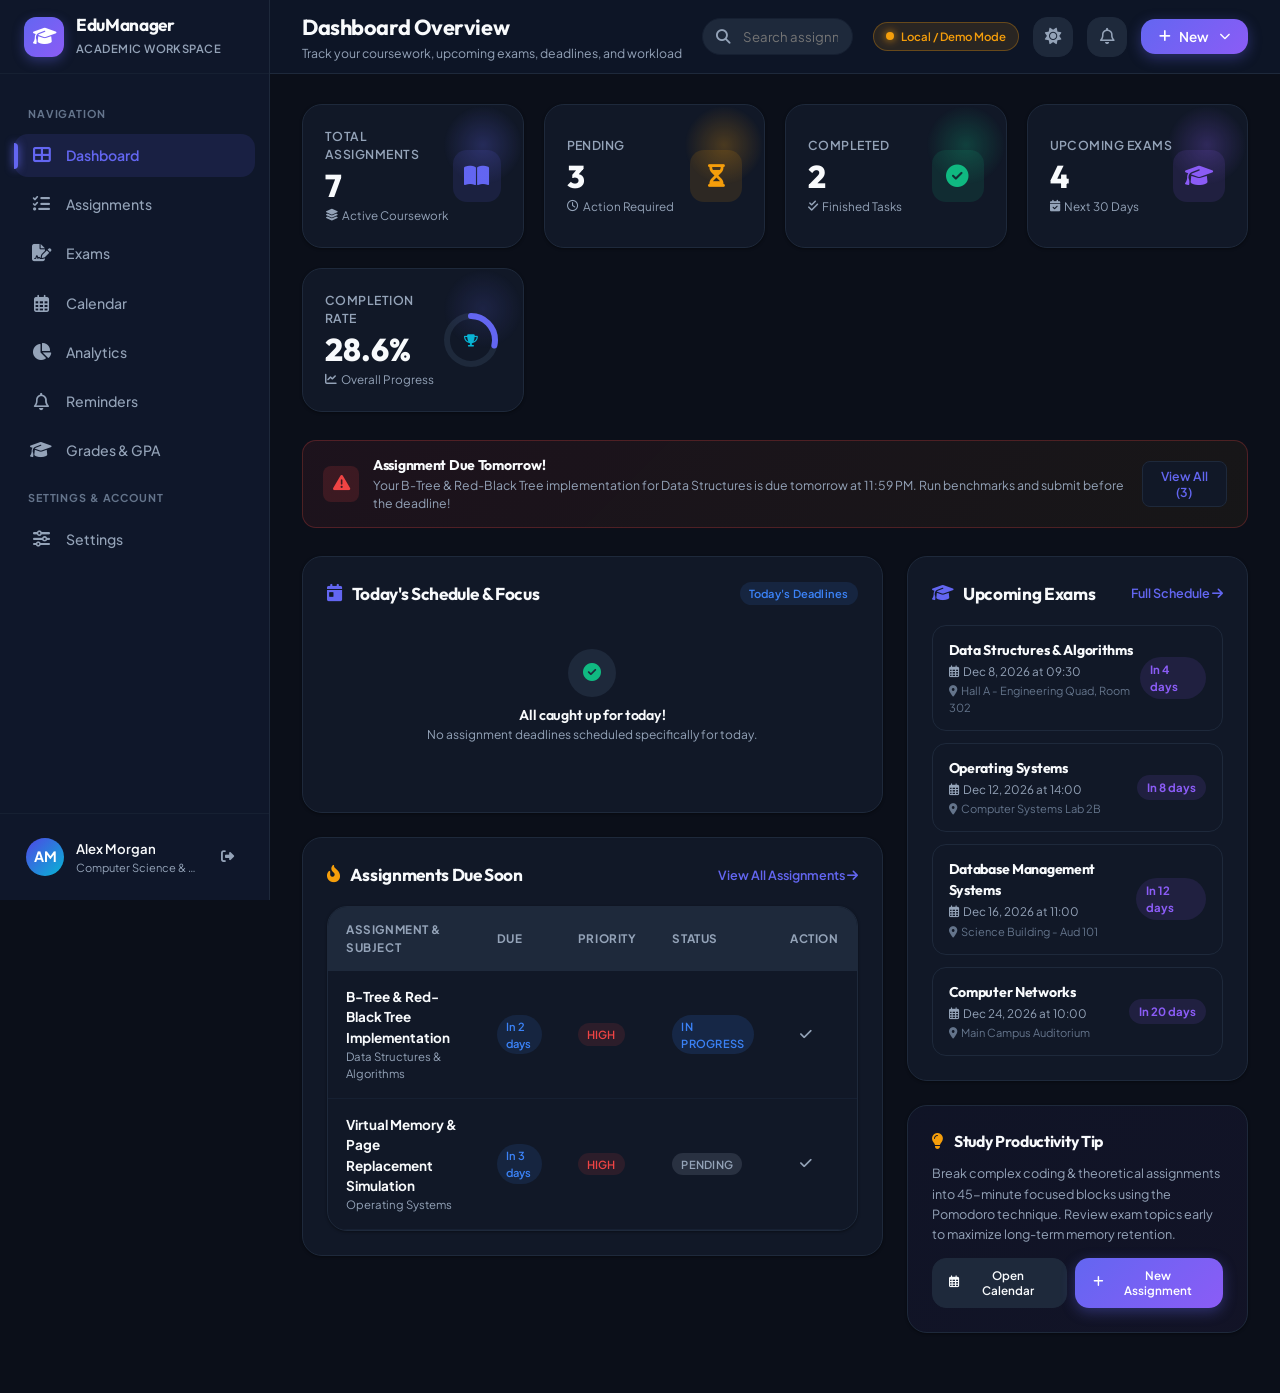
<file: index.html>
﻿<!DOCTYPE html>
<html lang="en" data-theme="dark">
<head>
    <meta charset="UTF-8">
    <meta name="viewport" content="width=device-width, initial-scale=1.0">
    <meta name="description" content="Student Assignment & Exam Manager - Modern productivity platform for college students to manage coursework, deadlines, exams, and academic schedules.">
    <title>Student Assignment & Exam Manager | Academic Productivity Portal</title>

    <!-- Font Awesome Icons -->
    <link rel="stylesheet" href="https://cdnjs.cloudflare.com/ajax/libs/font-awesome/6.4.0/css/all.min.css">

    <!-- Design System Stylesheet -->
    <link rel="stylesheet" href="css/style.css">
</head>
<body>

<div class="app-container">
    <!-- ================================================================ -->
    <!-- SIDEBAR NAVIGATION                                               -->
    <!-- ================================================================ -->
    <aside class="sidebar" id="main-sidebar">
        <div class="sidebar-header">
            <div class="brand-logo">
                <i class="fas fa-graduation-cap"></i>
            </div>
            <div class="brand-info">
                <h1>EduManager</h1>
                <span>Academic Workspace</span>
            </div>
        </div>

        <nav class="sidebar-nav">
            <div class="nav-section-title">Navigation</div>
            <a href="#dashboard" class="nav-item active" data-view="dashboard" id="nav-dashboard">
                <i class="fas fa-th-large"></i>
                <span>Dashboard</span>
            </a>
            <a href="#assignments" class="nav-item" data-view="assignments" id="nav-assignments">
                <i class="fas fa-tasks"></i>
                <span>Assignments</span>
            </a>
            <a href="#exams" class="nav-item" data-view="exams" id="nav-exams">
                <i class="fas fa-file-signature"></i>
                <span>Exams</span>
            </a>
            <a href="#calendar" class="nav-item" data-view="calendar" id="nav-calendar">
                <i class="far fa-calendar-alt"></i>
                <span>Calendar</span>
            </a>
            <a href="#analytics" class="nav-item" data-view="analytics" id="nav-analytics">
                <i class="fas fa-chart-pie"></i>
                <span>Analytics</span>
            </a>
            <a href="#reminders" class="nav-item" data-view="reminders" id="nav-reminders">
                <i class="far fa-bell"></i>
                <span>Reminders</span>
                <span class="nav-badge urgent unread-reminders-badge" style="display: none;">0</span>
            </a>
            <a href="#grades" class="nav-item" data-view="grades" id="nav-grades">
                <i class="fas fa-graduation-cap"></i>
                <span>Grades & GPA</span>
            </a>

            <div class="nav-section-title">Settings &amp; Account</div>
            <a href="#settings" class="nav-item" data-view="settings" id="nav-settings">
                <i class="fas fa-sliders-h"></i>
                <span>Settings</span>
            </a>
        </nav>

        <div class="sidebar-footer">
            <div class="user-mini-card" onclick="App.navigateTo('settings')">
                <div class="user-avatar user-avatar-text">AM</div>
                <div class="user-info">
                    <div class="user-name user-name-display">Alex Morgan</div>
                    <div class="user-dept user-dept-display">Computer Science</div>
                </div>
                <button class="btn-icon-action logout-trigger" title="Log Out / Switch Account">
                    <i class="fas fa-sign-out-alt"></i>
                </button>
            </div>
        </div>
    </aside>

    <!-- ================================================================ -->
    <!-- MAIN APPLICATION WRAPPER                                         -->
    <!-- ================================================================ -->
    <div class="main-wrapper">
        <!-- TOP HEADER -->
        <header class="top-header">
            <div class="header-left">
                <button class="mobile-menu-btn" id="mobile-menu-toggle" aria-label="Toggle Navigation">
                    <i class="fas fa-bars"></i>
                </button>
                <div class="header-title-group">
                    <h2 id="header-view-title">Dashboard Overview</h2>
                    <p id="header-view-desc">Track your coursework, upcoming exams, deadlines, and workload</p>
                </div>
            </div>

            <div class="header-center">
                <div class="global-search">
                    <i class="fas fa-search"></i>
                    <input type="text" id="global-search-input" placeholder="Search assignments, exams, subjects... (Press Enter)">
                </div>
            </div>

            <div class="header-right">
                <!-- Backend Connection Pill -->
                <div class="backend-pill demo" id="backend-status-pill" title="Backend Status">
                    <span class="status-dot"></span>
                    <span id="backend-status-text">Local / Demo Mode</span>
                </div>

                <!-- Theme Toggle Button -->
                <button class="icon-btn theme-toggle-btn" title="Toggle Light/Dark Theme" id="theme-toggle">
                    <i class="fas fa-sun theme-icon"></i>
                </button>

                <!-- Reminders Bell Button with Dropdown -->
                <div style="position: relative;">
                    <button class="icon-btn" title="View Reminders" id="bell-btn">
                        <i class="far fa-bell"></i>
                        <span class="badge-dot" id="header-bell-badge" style="display: none;"></span>
                    </button>
                    <!-- Notification Dropdown -->
                    <div class="notification-dropdown" id="notification-dropdown">
                        <div class="notif-header">
                            <span><i class="far fa-bell" style="margin-right:8px; color:var(--primary);"></i>Notifications</span>
                            <button class="btn-secondary" style="padding:4px 10px; font-size:0.76rem;" onclick="RemindersManager.markAllRead ? RemindersManager.markAllRead() : null; document.getElementById('notification-dropdown').classList.remove('active');">
                                Mark All Read
                            </button>
                        </div>
                        <div class="notif-list" id="notif-dropdown-list">
                            <div class="loading-overlay" style="padding: 20px;">
                                <div class="spinner" style="width:24px;height:24px;border-width:2px;"></div>
                            </div>
                        </div>
                        <div class="notif-footer" onclick="App.navigateTo('reminders'); document.getElementById('notification-dropdown').classList.remove('active');">
                            View All Reminders <i class="fas fa-arrow-right" style="margin-left:4px;"></i>
                        </div>
                    </div>
                </div>

                <!-- Quick Action Button -->
                <div style="position: relative;">
                    <button class="btn-primary" id="quick-action-btn">
                        <i class="fas fa-plus"></i>
                        <span>New</span>
                        <i class="fas fa-chevron-down" style="font-size: 0.75rem; margin-left: 2px;"></i>
                    </button>
                    <div class="dropdown-menu" id="quick-action-menu">
                        <div class="dropdown-item" onclick="AssignmentsManager.openAddModal()">
                            <i class="fas fa-tasks" style="color: var(--primary);"></i>
                            <span>New Assignment</span>
                        </div>
                        <div class="dropdown-item" onclick="ExamsManager.openAddModal()">
                            <i class="fas fa-file-signature" style="color: var(--secondary);"></i>
                            <span>New Exam</span>
                        </div>
                        <div class="dropdown-item" onclick="RemindersManager.openAddModal()">
                            <i class="far fa-bell" style="color: var(--warning);"></i>
                            <span>New Reminder</span>
                        </div>
                    </div>
                </div>
            </div>
        </header>

        <!-- CONTENT AREA -->
        <main class="content-area">

            <!-- ======================================================== -->
            <!-- VIEW 1: DASHBOARD                                        -->
            <!-- ======================================================== -->
            <section class="view-section active" id="view-dashboard">
                <!-- Top Metric Cards -->
                <div class="metrics-grid">
                    <div class="metric-card metric-total">
                        <div class="metric-info">
                            <span class="metric-label">Total Assignments</span>
                            <span class="metric-value" id="metric-total-val">0</span>
                            <span class="metric-subtext"><i class="fas fa-layer-group"></i> Active Coursework</span>
                        </div>
                        <div class="metric-icon-box">
                            <i class="fas fa-book-open"></i>
                        </div>
                    </div>

                    <div class="metric-card metric-pending">
                        <div class="metric-info">
                            <span class="metric-label">Pending</span>
                            <span class="metric-value" id="metric-pending-val">0</span>
                            <span class="metric-subtext"><i class="far fa-clock"></i> Action Required</span>
                        </div>
                        <div class="metric-icon-box">
                            <i class="fas fa-hourglass-half"></i>
                        </div>
                    </div>

                    <div class="metric-card metric-completed">
                        <div class="metric-info">
                            <span class="metric-label">Completed</span>
                            <span class="metric-value" id="metric-completed-val">0</span>
                            <span class="metric-subtext"><i class="fas fa-check-double"></i> Finished Tasks</span>
                        </div>
                        <div class="metric-icon-box">
                            <i class="fas fa-check-circle"></i>
                        </div>
                    </div>

                    <div class="metric-card metric-exams">
                        <div class="metric-info">
                            <span class="metric-label">Upcoming Exams</span>
                            <span class="metric-value" id="metric-exams-val">0</span>
                            <span class="metric-subtext"><i class="fas fa-calendar-check"></i> Next 30 Days</span>
                        </div>
                        <div class="metric-icon-box">
                            <i class="fas fa-graduation-cap"></i>
                        </div>
                    </div>

                    <!-- Overall Completion Progress Card -->
                    <div class="metric-card metric-progress">
                        <div class="metric-info">
                            <span class="metric-label">Completion Rate</span>
                            <span class="metric-value" id="metric-progress-pct">0%</span>
                            <span class="metric-subtext"><i class="fas fa-chart-line"></i> Overall Progress</span>
                        </div>
                        <div class="radial-progress-wrapper">
                            <svg class="radial-progress-svg" viewBox="0 0 60 60">
                                <circle class="radial-bg" cx="30" cy="30" r="24"></circle>
                                <circle class="radial-bar" id="metric-progress-circle" cx="30" cy="30" r="24" stroke-dasharray="150.8" stroke-dashoffset="150.8"></circle>
                            </svg>
                            <span class="radial-text"><i class="fas fa-trophy" style="color: var(--accent);"></i></span>
                        </div>
                    </div>
                </div>

                <!-- Urgent Alerts Strip -->
                <div class="alert-strip-container" id="dashboard-alerts-strip"></div>

                <!-- Dashboard Two-Column Grid -->
                <div class="dashboard-grid">
                    <!-- Left: Today's Tasks & Due Soon -->
                    <div style="display: flex; flex-direction: column; gap: 24px;">
                        <!-- Today's Focus -->
                        <div class="dash-panel">
                            <div class="panel-header">
                                <h4><i class="fas fa-calendar-day"></i> Today's Schedule & Focus</h4>
                                <span class="badge badge-low">Today's Deadlines</span>
                            </div>
                            <div class="task-checklist" id="dash-today-tasks">
                                <!-- Populated dynamically -->
                            </div>
                        </div>

                        <!-- Assignments Due Soon -->
                        <div class="dash-panel">
                            <div class="panel-header">
                                <h4><i class="fas fa-fire-alt" style="color: var(--warning);"></i> Assignments Due Soon</h4>
                                <a href="#assignments" class="view-all-link" onclick="App.navigateTo('assignments')">
                                    View All Assignments <i class="fas fa-arrow-right"></i>
                                </a>
                            </div>
                            <div class="table-responsive">
                                <table class="custom-table">
                                    <thead>
                                        <tr>
                                            <th>Assignment & Subject</th>
                                            <th>Due</th>
                                            <th>Priority</th>
                                            <th>Status</th>
                                            <th>Action</th>
                                        </tr>
                                    </thead>
                                    <tbody id="dash-due-soon-table-body">
                                        <!-- Populated dynamically -->
                                    </tbody>
                                </table>
                            </div>
                        </div>
                    </div>

                    <!-- Right: Upcoming Exams Countdown -->
                    <div style="display: flex; flex-direction: column; gap: 24px;">
                        <div class="dash-panel">
                            <div class="panel-header">
                                <h4><i class="fas fa-graduation-cap"></i> Upcoming Exams</h4>
                                <a href="#exams" class="view-all-link" onclick="App.navigateTo('exams')">
                                    Full Schedule <i class="fas fa-arrow-right"></i>
                                </a>
                            </div>
                            <div class="dash-exams-list" id="dash-upcoming-exams">
                                <!-- Populated dynamically -->
                            </div>
                        </div>

                        <!-- Quick Shortcuts & Study Tips -->
                        <div class="dash-panel" style="background: linear-gradient(135deg, rgba(99,102,241,0.06), rgba(139,92,246,0.06));">
                            <h4 style="margin-bottom: 10px; font-size: 1.05rem;">
                                <i class="fas fa-lightbulb" style="color: var(--warning); margin-right: 8px;"></i>
                                Study Productivity Tip
                            </h4>
                            <p style="font-size: 0.84rem; color: var(--text-muted); line-height: 1.6;">
                                Break complex coding & theoretical assignments into 45-minute focused blocks using the Pomodoro technique. Review exam topics early to maximize long-term memory retention.
                            </p>
                            <div style="margin-top: 14px; display: flex; gap: 8px;">
                                <button class="btn-secondary" style="font-size: 0.78rem;" onclick="CalendarManager.renderCalendar(); App.navigateTo('calendar');">
                                    <i class="far fa-calendar-alt"></i> Open Calendar
                                </button>
                                <button class="btn-primary" style="font-size: 0.78rem;" onclick="AssignmentsManager.openAddModal();">
                                    <i class="fas fa-plus"></i> New Assignment
                                </button>
                            </div>
                        </div>
                    </div>
                </div>
            </section>

            <!-- ======================================================== -->
            <!-- VIEW 2: ASSIGNMENT MANAGEMENT                            -->
            <!-- ======================================================== -->
            <section class="view-section" id="view-assignments">
                <div class="section-header">
                    <div class="section-title">
                        <h3>Assignment Management</h3>
                        <p>Track, manage, and complete your course projects and homework</p>
                    </div>
                    <button class="btn-primary" onclick="AssignmentsManager.openAddModal()">
                        <i class="fas fa-plus"></i> Add Assignment
                    </button>
                </div>

                <!-- Filter & Search Toolbar -->
                <div class="toolbar-container">
                    <div class="filter-group">
                        <div class="search-input-box">
                            <i class="fas fa-search"></i>
                            <input type="text" id="assign-search-input" placeholder="Filter assignments...">
                        </div>

                        <select class="filter-select" id="assign-filter-status">
                            <option value="ALL">All Statuses</option>
                            <option value="PENDING">Pending</option>
                            <option value="IN_PROGRESS">In Progress</option>
                            <option value="COMPLETED">Completed</option>
                        </select>

                        <select class="filter-select" id="assign-filter-priority">
                            <option value="ALL">All Priorities</option>
                            <option value="HIGH">High Priority</option>
                            <option value="MEDIUM">Medium Priority</option>
                            <option value="LOW">Low Priority</option>
                        </select>

                        <select class="filter-select" id="assign-filter-subject">
                            <option value="ALL">All Subjects</option>
                        </select>

                        <select class="filter-select" id="assign-sort-by">
                            <option value="deadline">Nearest Deadline</option>
                            <option value="priority">Highest Priority</option>
                            <option value="newest">Newest First</option>
                            <option value="oldest">Oldest First</option>
                        </select>
                    </div>

                    <div class="view-toggle-btns">
                        <button class="view-toggle-btn active" id="view-table-btn" title="Table View">
                            <i class="fas fa-list"></i>
                        </button>
                        <button class="view-toggle-btn" id="view-grid-btn" title="Card View">
                            <i class="fas fa-th-large"></i>
                        </button>
                    </div>
                </div>

                <!-- Table View Container -->
                <div class="table-responsive" id="assignments-table-container">
                    <table class="custom-table">
                        <thead>
                            <tr>
                                <th style="width: 44px;">Done</th>
                                <th>Assignment Title & Description</th>
                                <th>Subject</th>
                                <th>Due Date & Time</th>
                                <th>Priority</th>
                                <th>Status</th>
                                <th style="text-align: right;">Actions</th>
                            </tr>
                        </thead>
                        <tbody id="assignments-table-body">
                            <!-- Populated dynamically -->
                        </tbody>
                    </table>
                </div>

                <!-- Cards Grid Container (Alternative View) -->
                <div class="cards-grid" id="assignments-grid-container" style="display: none;">
                    <!-- Populated dynamically -->
                </div>
            </section>

            <!-- ======================================================== -->
            <!-- VIEW 3: EXAM MANAGEMENT                                  -->
            <!-- ======================================================== -->
            <section class="view-section" id="view-exams">
                <div class="section-header">
                    <div class="section-title">
                        <h3>Exam Management & Schedule</h3>
                        <p>Keep track of upcoming midterms, practicals, quizzes, and preparation readiness</p>
                    </div>
                    <button class="btn-primary" onclick="ExamsManager.openAddModal()">
                        <i class="fas fa-plus"></i> Add Exam
                    </button>
                </div>

                <!-- Exams Filter Toolbar -->
                <div class="toolbar-container">
                    <div class="filter-group">
                        <div class="search-input-box">
                            <i class="fas fa-search"></i>
                            <input type="text" id="exam-search-input" placeholder="Search exams & subjects...">
                        </div>

                        <select class="filter-select" id="exam-filter-prep">
                            <option value="ALL">All Preparation Statuses</option>
                            <option value="NOT_STARTED">Not Started</option>
                            <option value="IN_PROGRESS">In Progress</option>
                            <option value="REVIEWING">Reviewing</option>
                            <option value="WELL_PREPARED">Well Prepared</option>
                        </select>

                        <select class="filter-select" id="exam-filter-priority">
                            <option value="ALL">All Priorities</option>
                            <option value="HIGH">High Priority</option>
                            <option value="MEDIUM">Medium Priority</option>
                            <option value="LOW">Low Priority</option>
                        </select>

                        <select class="filter-select" id="exam-sort-by">
                            <option value="date">Sort by Date</option>
                            <option value="priority">Highest Priority</option>
                            <option value="newest">Recently Added</option>
                        </select>
                    </div>
                </div>

                <!-- Exams Cards Grid -->
                <div class="exams-grid" id="exams-grid-container">
                    <!-- Populated dynamically -->
                </div>
            </section>

            <!-- ======================================================== -->
            <!-- VIEW 4: CALENDAR                                         -->
            <!-- ======================================================== -->
            <section class="view-section" id="view-calendar">
                <div class="section-header">
                    <div class="section-title">
                        <h3>Academic Calendar</h3>
                        <p>Visual overview of assignment submission deadlines and scheduled exams</p>
                    </div>
                </div>

                <div class="calendar-wrapper">
                    <div class="calendar-nav-bar">
                        <h4 class="calendar-month-title" id="cal-month-year">September 2026</h4>
                        <div class="calendar-controls">
                            <div class="calendar-legend">
                                <div class="legend-item">
                                    <span class="legend-dot assignment"></span>
                                    <span>Assignment Deadline</span>
                                </div>
                                <div class="legend-item">
                                    <span class="legend-dot exam"></span>
                                    <span>Exam Date</span>
                                </div>
                            </div>
                            <button class="btn-secondary" style="padding: 6px 12px; font-size: 0.82rem;" id="cal-prev-btn">
                                <i class="fas fa-chevron-left"></i>
                            </button>
                            <button class="btn-secondary" style="padding: 6px 12px; font-size: 0.82rem;" id="cal-today-btn">
                                Today
                            </button>
                            <button class="btn-secondary" style="padding: 6px 12px; font-size: 0.82rem;" id="cal-next-btn">
                                <i class="fas fa-chevron-right"></i>
                            </button>
                        </div>
                    </div>

                    <!-- Weekday Headers -->
                    <div class="calendar-grid-header">
                        <div>Sun</div>
                        <div>Mon</div>
                        <div>Tue</div>
                        <div>Wed</div>
                        <div>Thu</div>
                        <div>Fri</div>
                        <div>Sat</div>
                    </div>

                    <!-- Calendar Day Cells -->
                    <div class="calendar-grid-days" id="cal-grid-days">
                        <!-- Populated dynamically -->
                    </div>
                </div>
            </section>

            <!-- ======================================================== -->
            <!-- VIEW 5: ANALYTICS                                        -->
            <!-- ======================================================== -->
            <section class="view-section" id="view-analytics">
                <div class="section-header">
                    <div class="section-title">
                        <h3>Productivity & Workload Analytics</h3>
                        <p>Track your academic completion trends, subject distributions, and exam readiness</p>
                    </div>
                </div>

                <!-- Stats summary strip -->
                <div class="metrics-grid" style="margin-bottom: 24px;">
                    <div class="metric-card">
                        <div class="metric-info">
                            <span class="metric-label">Completion Rate</span>
                            <span class="metric-value" id="analytics-completion-rate">0%</span>
                            <span class="metric-subtext">Overall Finished</span>
                        </div>
                        <div class="metric-icon-box" style="background: var(--success-light); color: var(--success);">
                            <i class="fas fa-check-circle"></i>
                        </div>
                    </div>
                    <div class="metric-card">
                        <div class="metric-info">
                            <span class="metric-label">Total Assignments</span>
                            <span class="metric-value" id="analytics-total-tasks">0</span>
                            <span class="metric-subtext">Course Submissions</span>
                        </div>
                        <div class="metric-icon-box" style="background: var(--primary-light); color: var(--primary);">
                            <i class="fas fa-book"></i>
                        </div>
                    </div>
                    <div class="metric-card">
                        <div class="metric-info">
                            <span class="metric-label">Pending Deadlines</span>
                            <span class="metric-value" id="analytics-pending-tasks">0</span>
                            <span class="metric-subtext">In Progress / Due</span>
                        </div>
                        <div class="metric-icon-box" style="background: var(--warning-light); color: var(--warning);">
                            <i class="fas fa-clock"></i>
                        </div>
                    </div>
                    <div class="metric-card">
                        <div class="metric-info">
                            <span class="metric-label">Upcoming Exams</span>
                            <span class="metric-value" id="analytics-upcoming-exams">0</span>
                            <span class="metric-subtext">Active Exam Schedule</span>
                        </div>
                        <div class="metric-icon-box" style="background: var(--secondary-light); color: var(--secondary);">
                            <i class="fas fa-graduation-cap"></i>
                        </div>
                    </div>
                </div>

                <!-- Charts 2x2 Grid -->
                <div class="analytics-grid">
                    <!-- Chart 1: Status Distribution -->
                    <div class="chart-card">
                        <div class="chart-header">
                            <h4><i class="fas fa-chart-pie" style="color: var(--primary); margin-right: 8px;"></i> Assignment Status Distribution</h4>
                        </div>
                        <div class="chart-container">
                            <canvas id="chart-status-donut"></canvas>
                        </div>
                    </div>

                    <!-- Chart 2: Assignments by Subject -->
                    <div class="chart-card">
                        <div class="chart-header">
                            <h4><i class="fas fa-chart-bar" style="color: var(--secondary); margin-right: 8px;"></i> Assignments by Subject</h4>
                        </div>
                        <div class="chart-container">
                            <canvas id="chart-subjects-bar"></canvas>
                        </div>
                    </div>

                    <!-- Chart 3: Exam Preparation Progress -->
                    <div class="chart-card">
                        <div class="chart-header">
                            <h4><i class="fas fa-tasks" style="color: var(--accent); margin-right: 8px;"></i> Exam Preparation Readiness</h4>
                        </div>
                        <div id="analytics-exam-prep-list" style="padding-top: 10px;">
                            <!-- Populated dynamically -->
                        </div>
                    </div>

                    <!-- Chart 4: Workload Stress Index -->
                    <div class="chart-card">
                        <div class="chart-header">
                            <h4><i class="fas fa-tachometer-alt" style="color: var(--warning); margin-right: 8px;"></i> Academic Workload Pressure</h4>
                        </div>
                        <p style="font-size: 0.84rem; color: var(--text-muted); margin-bottom: 16px;">
                            Calculates composite workload demand based on pending assignments due within 7 days and scheduled examinations.
                        </p>
                        <div class="workload-meter">
                            <div class="workload-fill" id="workload-stress-fill" style="width: 35%;"></div>
                        </div>
                        <div style="font-size: 0.86rem; font-weight: 600; margin-top: 12px; color: var(--text-main);" id="workload-stress-text">
                            Moderate - Steady pace required (35% stress index)
                        </div>
                    </div>
                </div>
            </section>

            <!-- ======================================================== -->
            <!-- VIEW 6: REMINDERS                                        -->
            <!-- ======================================================== -->
            <section class="view-section" id="view-reminders">
                <div class="section-header">
                    <div class="section-title">
                        <h3>Notifications & Reminders</h3>
                        <p>Automated reminders for urgent assignments, exams, and personal study notes</p>
                    </div>
                    <div style="display: flex; gap: 10px;">
                        <button class="btn-secondary" id="reminders-mark-all-btn">
                            <i class="fas fa-check-double"></i> Mark All as Read
                        </button>
                        <button class="btn-primary" onclick="RemindersManager.openAddModal()">
                            <i class="fas fa-plus"></i> Add Custom Reminder
                        </button>
                    </div>
                </div>

                <div class="toolbar-container" style="margin-bottom: 20px;">
                    <div class="filter-group">
                        <button class="btn-secondary reminder-filter-btn active" data-filter="ALL">All Reminders</button>
                        <button class="btn-secondary reminder-filter-btn" data-filter="UNREAD">Unread Only</button>
                        <button class="btn-secondary reminder-filter-btn" data-filter="ASSIGNMENT">Assignments</button>
                        <button class="btn-secondary reminder-filter-btn" data-filter="EXAM">Exams</button>
                    </div>
                </div>

                <div class="reminders-list" id="reminders-list-container">
                    <!-- Populated dynamically -->
                </div>
            </section>

            <!-- ======================================================== -->
            <!-- VIEW 7: SETTINGS & STUDENT PROFILE                       -->
            <!-- ======================================================== -->
            <section class="view-section" id="view-settings">
                <div class="section-header">
                    <div class="section-title">
                        <h3>Settings & Profile</h3>
                        <p>Configure student profile, interface preferences, and backend connection</p>
                    </div>
                </div>

                <div class="settings-grid">
                    <!-- Profile Card -->
                    <div class="settings-card">
                        <div class="profile-avatar-large user-avatar-text">AM</div>
                        <h4 style="text-align: center; margin-bottom: 4px;" class="user-name-display">Alex Morgan</h4>
                        <p style="text-align: center; font-size: 0.82rem; color: var(--text-muted); margin-bottom: 24px;" class="user-email-display">
                            alex.morgan@university.edu
                        </p>

                        <form id="profile-settings-form">
                            <div class="form-group">
                                <label for="settings-name">Full Name</label>
                                <input type="text" id="settings-name" value="Alex Morgan" required>
                            </div>
                            <div class="form-group">
                                <label for="settings-email">Email Address</label>
                                <input type="email" id="settings-email" value="alex.morgan@university.edu" disabled>
                            </div>
                            <div class="form-row">
                                <div class="form-group">
                                    <label for="settings-dept">Department</label>
                                    <input type="text" id="settings-dept" value="Computer Science & Engineering">
                                </div>
                                <div class="form-group">
                                    <label for="settings-sem">Current Semester</label>
                                    <input type="text" id="settings-sem" value="Fall 2026">
                                </div>
                            </div>
                            <button type="submit" class="btn-primary" style="width: 100%; justify-content: center; margin-top: 10px;">
                                <i class="fas fa-save"></i> Save Profile Changes
                            </button>
                        </form>
                    </div>

                    <!-- App & Backend Configuration -->
                    <div style="display: flex; flex-direction: column; gap: 24px;">
                        <!-- Backend API Integration -->
                        <div class="settings-card">
                            <h4 style="margin-bottom: 12px;"><i class="fas fa-server" style="color: var(--primary); margin-right: 8px;"></i> Backend & API Configuration</h4>
                            <p style="font-size: 0.84rem; color: var(--text-muted); margin-bottom: 18px;">
                                The frontend supports dual-mode: It connects directly to the Spring Boot REST API when running, or uses local browser storage for offline testing.
                            </p>

                            <div class="form-group">
                                <label for="settings-api-url">Spring Boot REST API Base URL</label>
                                <div style="display: flex; gap: 10px;">
                                    <input type="text" id="settings-api-url" value="http://localhost:8080/api" style="flex: 1;">
                                    <button class="btn-secondary" id="save-api-url-btn">Save & Test</button>
                                </div>
                            </div>

                            <div style="margin-top: 14px;">
                                <label style="font-size: 0.84rem; font-weight: 600; display: block; margin-bottom: 8px;">Storage Mode Preference</label>
                                <div style="display: flex; flex-direction: column; gap: 8px;">
                                    <label style="display: flex; align-items: center; gap: 8px; font-size: 0.85rem; cursor: pointer;">
                                        <input type="radio" name="data-mode" value="auto" checked>
                                        <span><strong>Auto-detect Spring Boot</strong> (Connects to REST backend if active, falls back to demo data if offline)</span>
                                    </label>
                                    <label style="display: flex; align-items: center; gap: 8px; font-size: 0.85rem; cursor: pointer;">
                                        <input type="radio" name="data-mode" value="demo">
                                        <span><strong>In-Browser Demo Mode</strong> (Runs purely inside localStorage without requiring backend)</span>
                                    </label>
                                </div>
                            </div>
                        </div>

                        <!-- Data & Maintenance -->
                        <div class="settings-card">
                            <h4 style="margin-bottom: 12px;"><i class="fas fa-database" style="color: var(--warning); margin-right: 8px;"></i> Sample Data & Reset</h4>
                            <p style="font-size: 0.84rem; color: var(--text-muted); margin-bottom: 16px;">
                                Reset or restore sample college courses, assignments, and exams anytime to explore all features cleanly.
                            </p>
                            <div style="display: flex; gap: 12px; flex-wrap: wrap;">
                                <button class="btn-secondary" id="reset-sample-data-btn">
                                    <i class="fas fa-sync-alt"></i> Reset Sample Data
                                </button>
                                <button class="btn-secondary logout-trigger">
                                    <i class="fas fa-user-circle"></i> Switch User / Login
                                </button>
                            </div>
                        </div>
                    </div>
                </div>
            </section>

                    <!-- ============================================================ -->
            <!-- 8. GRADES & GPA VIEW SECTION                                 -->
            <!-- ============================================================ -->
            <section class="view-section" id="view-grades">
                <div class="section-header">
                    <h2>Grades &amp; GPA Tracker</h2>
                    <div class="section-header-actions">
                        <button class="btn-secondary" onclick="GradesManager.exportGrades()">
                            <i class="fas fa-download"></i> Export CSV
                        </button>
                        <button class="btn-primary" onclick="GradesManager.openAddModal()">
                            <i class="fas fa-plus"></i> Add Grade
                        </button>
                    </div>
                </div>

                <!-- GPA Summary Cards -->
                <div class="metrics-grid" id="gpa-metrics-grid" style="margin-bottom: 24px;">
                    <div class="metric-card">
                        <div class="metric-header">
                            <div class="metric-label">Cumulative GPA</div>
                            <div class="metric-icon" style="background: var(--primary-light); color: var(--primary);">
                                <i class="fas fa-star"></i>
                            </div>
                        </div>
                        <div class="metric-value" id="gpa-cumulative">0.00</div>
                        <div class="metric-footer" id="gpa-letter-grade">Loading...</div>
                    </div>
                    <div class="metric-card">
                        <div class="metric-header">
                            <div class="metric-label">Subjects Tracked</div>
                            <div class="metric-icon" style="background: var(--secondary-light); color: var(--secondary);">
                                <i class="fas fa-book"></i>
                            </div>
                        </div>
                        <div class="metric-value" id="gpa-subjects-count">0</div>
                        <div class="metric-footer">Courses this semester</div>
                    </div>
                    <div class="metric-card">
                        <div class="metric-header">
                            <div class="metric-label">Highest Grade</div>
                            <div class="metric-icon" style="background: var(--success-light); color: var(--success);">
                                <i class="fas fa-trophy"></i>
                            </div>
                        </div>
                        <div class="metric-value" id="gpa-highest">—</div>
                        <div class="metric-footer" id="gpa-highest-subject">N/A</div>
                    </div>
                    <div class="metric-card">
                        <div class="metric-header">
                            <div class="metric-label">Needs Attention</div>
                            <div class="metric-icon" style="background: var(--warning-light); color: var(--warning);">
                                <i class="fas fa-exclamation-triangle"></i>
                            </div>
                        </div>
                        <div class="metric-value" id="gpa-low-count">0</div>
                        <div class="metric-footer">Subjects below B (70%)</div>
                    </div>
                </div>

                <!-- Grades Table -->
                <div class="panel" id="grades-table-panel">
                    <div class="panel-header">
                        <h3 class="panel-title"><i class="fas fa-table" style="color:var(--primary);"></i> Subject Grades</h3>
                        <div class="filter-group">
                            <select id="grades-filter-semester" class="form-select" style="min-width: 140px;">
                                <option value="">All Semesters</option>
                                <option value="Fall 2026" selected>Fall 2026</option>
                                <option value="Spring 2026">Spring 2026</option>
                            </select>
                        </div>
                    </div>
                    <div class="table-scroll">
                        <table class="data-table">
                            <thead>
                                <tr>
                                    <th>Subject / Course</th>
                                    <th>Semester</th>
                                    <th>Credits</th>
                                    <th>Score (%)</th>
                                    <th>Grade</th>
                                    <th>Grade Points</th>
                                    <th>Weighted GPA</th>
                                    <th>Actions</th>
                                </tr>
                            </thead>
                            <tbody id="grades-table-body">
                                <tr>
                                    <td colspan="8" style="text-align:center; padding: 32px; color: var(--text-muted);">
                                        <div class="spinner"></div>
                                    </td>
                                </tr>
                            </tbody>
                        </table>
                    </div>
                </div>

                <!-- GPA Progress Chart -->
                <div class="panel" style="margin-top: 24px;">
                    <div class="panel-header">
                        <h3 class="panel-title"><i class="fas fa-chart-bar" style="color:var(--secondary);"></i> Grade Distribution</h3>
                    </div>
                    <div id="grade-distribution-chart" style="padding: 24px 16px 8px; display: flex; gap: 10px; align-items: flex-end; height: 200px;">
                        <!-- Rendered dynamically by GradesManager -->
                    </div>
                    <div id="grade-distribution-labels" style="display: flex; gap: 10px; padding: 4px 16px 16px; font-size: 0.78rem; color: var(--text-muted);"></div>
                </div>
            </section>

        </main>
    </div>
</div>

<!-- ==================================================================== -->
<!-- MODALS                                                               -->
<!-- ==================================================================== -->

<!-- 1. ADD / EDIT ASSIGNMENT MODAL -->
<div class="modal-overlay" id="assignment-modal">
    <div class="modal-card">
        <div class="modal-header">
            <h4 id="assignment-modal-title">Add New Assignment</h4>
            <button class="btn-icon-action modal-close-btn"><i class="fas fa-times"></i></button>
        </div>
        <form id="assignment-modal-form">
            <div class="modal-body">
                <input type="hidden" id="assign-form-id">
                <input type="hidden" id="assign-form-existing-file">

                <div class="form-group">
                    <label for="assign-form-title">Assignment Title *</label>
                    <input type="text" id="assign-form-title" placeholder="e.g. Red-Black Tree Implementation" required>
                </div>

                <div class="form-row">
                    <div class="form-group">
                        <label for="assign-form-subject">Subject / Course *</label>
                        <input type="text" id="assign-form-subject" placeholder="e.g. Data Structures" required>
                    </div>
                    <div class="form-group">
                        <label for="assign-form-duedate">Due Date & Time *</label>
                        <input type="datetime-local" id="assign-form-duedate" required>
                    </div>
                </div>

                <div class="form-row">
                    <div class="form-group">
                        <label for="assign-form-priority">Priority</label>
                        <select id="assign-form-priority">
                            <option value="LOW">Low</option>
                            <option value="MEDIUM" selected>Medium</option>
                            <option value="HIGH">High</option>
                        </select>
                    </div>
                    <div class="form-group">
                        <label for="assign-form-status">Status</label>
                        <select id="assign-form-status">
                            <option value="PENDING" selected>Pending</option>
                            <option value="IN_PROGRESS">In Progress</option>
                            <option value="COMPLETED">Completed</option>
                        </select>
                    </div>
                </div>

                <div class="form-group">
                    <label for="assign-form-desc">Description & Instructions</label>
                    <textarea id="assign-form-desc" rows="3" placeholder="Add specific requirements, grading rubric notes, or submission instructions..."></textarea>
                </div>

                <div class="form-group">
                    <label for="assign-form-file">Attachment (Optional File / Reference)</label>
                    <input type="file" id="assign-form-file">
                </div>
            </div>
            <div class="modal-footer">
                <button type="button" class="btn-secondary modal-close-btn">Cancel</button>
                <button type="submit" class="btn-primary"><i class="fas fa-save"></i> Save Assignment</button>
            </div>
        </form>
    </div>
</div>

<!-- 2. ADD / EDIT EXAM MODAL -->
<div class="modal-overlay" id="exam-modal">
    <div class="modal-card">
        <div class="modal-header">
            <h4 id="exam-modal-title">Schedule New Exam</h4>
            <button class="btn-icon-action modal-close-btn"><i class="fas fa-times"></i></button>
        </div>
        <form id="exam-modal-form">
            <div class="modal-body">
                <input type="hidden" id="exam-form-id">

                <div class="form-row">
                    <div class="form-group">
                        <label for="exam-form-subject">Subject *</label>
                        <input type="text" id="exam-form-subject" placeholder="e.g. Operating Systems" required>
                    </div>
                    <div class="form-group">
                        <label for="exam-form-title">Exam Title / Type *</label>
                        <input type="text" id="exam-form-title" placeholder="e.g. Midterm Examination" required>
                    </div>
                </div>

                <div class="form-row">
                    <div class="form-group">
                        <label for="exam-form-date">Exam Date *</label>
                        <input type="date" id="exam-form-date" required>
                    </div>
                    <div class="form-group">
                        <label for="exam-form-time">Exam Time</label>
                        <input type="time" id="exam-form-time" value="09:00">
                    </div>
                </div>

                <div class="form-row">
                    <div class="form-group">
                        <label for="exam-form-venue">Venue / Room</label>
                        <input type="text" id="exam-form-venue" placeholder="e.g. Hall A, Room 302">
                    </div>
                    <div class="form-group">
                        <label for="exam-form-priority">Priority</label>
                        <select id="exam-form-priority">
                            <option value="LOW">Low</option>
                            <option value="MEDIUM">Medium</option>
                            <option value="HIGH" selected>High</option>
                        </select>
                    </div>
                </div>

                <div class="form-group">
                    <label for="exam-form-prep">Preparation Status</label>
                    <select id="exam-form-prep">
                        <option value="NOT_STARTED" selected>Not Started</option>
                        <option value="IN_PROGRESS">In Progress</option>
                        <option value="REVIEWING">Reviewing</option>
                        <option value="WELL_PREPARED">Well Prepared</option>
                    </select>
                </div>

                <div class="form-group">
                    <label for="exam-form-syllabus">Syllabus & Key Topics</label>
                    <textarea id="exam-form-syllabus" rows="3" placeholder="Enter topics covered, chapters, formula sheets allowed..."></textarea>
                </div>
            </div>
            <div class="modal-footer">
                <button type="button" class="btn-secondary modal-close-btn">Cancel</button>
                <button type="submit" class="btn-primary"><i class="fas fa-calendar-plus"></i> Save Exam</button>
            </div>
        </form>
    </div>
</div>

<!-- 3. ADD CUSTOM REMINDER MODAL -->
<div class="modal-overlay" id="reminder-modal">
    <div class="modal-card">
        <div class="modal-header">
            <h4>Add Custom Reminder</h4>
            <button class="btn-icon-action modal-close-btn"><i class="fas fa-times"></i></button>
        </div>
        <form id="reminder-modal-form">
            <div class="modal-body">
                <div class="form-group">
                    <label for="reminder-form-title">Reminder Title *</label>
                    <input type="text" id="reminder-form-title" placeholder="e.g. Group study session at library" required>
                </div>
                <div class="form-group">
                    <label for="reminder-form-message">Details / Note *</label>
                    <textarea id="reminder-form-message" rows="3" placeholder="Reminder message..." required></textarea>
                </div>
                <div class="form-group">
                    <label for="reminder-form-date">Reminder Date & Time</label>
                    <input type="datetime-local" id="reminder-form-date">
                </div>
            </div>
            <div class="modal-footer">
                <button type="button" class="btn-secondary modal-close-btn">Cancel</button>
                <button type="submit" class="btn-primary"><i class="fas fa-bell"></i> Set Reminder</button>
            </div>
        </form>
    </div>
</div>

<!-- 4. AUTHENTICATION (LOGIN / REGISTER) MODAL -->
<div class="modal-overlay" id="auth-modal">
    <div class="modal-card" style="max-width: 440px;">
        <div class="modal-header">
            <div style="display: flex; gap: 12px;">
                <button class="auth-tab-btn active btn-secondary" data-tab="login" style="padding: 6px 14px; font-size: 0.85rem;">Login</button>
                <button class="auth-tab-btn btn-secondary" data-tab="register" style="padding: 6px 14px; font-size: 0.85rem;">Register</button>
            </div>
            <button class="btn-icon-action modal-close-btn"><i class="fas fa-times"></i></button>
        </div>

        <!-- Login Pane -->
        <div id="login-form-pane" class="modal-body">
            <form id="login-form">
                <div class="form-group">
                    <label for="login-email">Student Email</label>
                    <input type="email" id="login-email" value="alex.morgan@university.edu" required>
                </div>
                <div class="form-group">
                    <label for="login-password">Password</label>
                    <input type="password" id="login-password" value="student123" required>
                </div>
                <button type="submit" class="btn-primary" style="width: 100%; justify-content: center; margin-top: 10px;">
                    <i class="fas fa-sign-in-alt"></i> Sign In
                </button>
                <button type="button" class="btn-secondary" id="quick-demo-fill-btn" style="width: 100%; justify-content: center; margin-top: 8px; font-size: 0.8rem;">
                    <i class="fas fa-user-graduate"></i> Auto-fill Sample Student (Alex Morgan)
                </button>
            </form>
        </div>

        <!-- Register Pane -->
        <div id="register-form-pane" class="modal-body" style="display: none;">
            <form id="register-form">
                <div class="form-group">
                    <label for="reg-name">Full Name *</label>
                    <input type="text" id="reg-name" placeholder="Alex Morgan" required>
                </div>
                <div class="form-group">
                    <label for="reg-email">University Email *</label>
                    <input type="email" id="reg-email" placeholder="student@university.edu" required>
                </div>
                <div class="form-group">
                    <label for="reg-password">Password (min 6 chars) *</label>
                    <input type="password" id="reg-password" placeholder="â€¢â€¢â€¢â€¢â€¢â€¢â€¢â€¢" required>
                </div>
                <div class="form-row">
                    <div class="form-group">
                        <label for="reg-department">Department</label>
                        <input type="text" id="reg-department" placeholder="Computer Science">
                    </div>
                    <div class="form-group">
                        <label for="reg-semester">Semester</label>
                        <input type="text" id="reg-semester" placeholder="Fall 2026">
                    </div>
                </div>
                <button type="submit" class="btn-primary" style="width: 100%; justify-content: center; margin-top: 10px;">
                    <i class="fas fa-user-plus"></i> Create Account
                </button>
            </form>
        </div>
    </div>
</div>

<!-- Mobile Sidebar Overlay -->
<div class="sidebar-overlay" id="sidebar-overlay"></div>

<!-- Mobile FAB (Floating Action Button) -->
<button class="fab-btn" id="mobile-fab-btn" title="Quick Add">
    <i class="fas fa-plus"></i>
</button>

<!-- 7. ADD / EDIT GRADE MODAL -->
<div class="modal-overlay" id="grade-modal">
    <div class="modal-card" style="max-width: 480px;">
        <div class="modal-header">
            <h3 id="grade-modal-title"><i class="fas fa-graduation-cap" style="color:var(--primary); margin-right:8px;"></i>Add Grade</h3>
            <button class="modal-close-btn"><i class="fas fa-times"></i></button>
        </div>
        <div class="modal-body">
            <form id="grade-form">
                <input type="hidden" id="grade-edit-id">
                <div class="form-row">
                    <div class="form-group" style="grid-column: span 2;">
                        <label for="grade-subject">Subject / Course Name *</label>
                        <input type="text" id="grade-subject" placeholder="e.g. Data Structures &amp; Algorithms" required>
                    </div>
                </div>
                <div class="form-row">
                    <div class="form-group">
                        <label for="grade-semester">Semester</label>
                        <input type="text" id="grade-semester" placeholder="Fall 2026" value="Fall 2026">
                    </div>
                    <div class="form-group">
                        <label for="grade-credits">Credit Hours</label>
                        <select id="grade-credits">
                            <option value="1">1 Credit</option>
                            <option value="2">2 Credits</option>
                            <option value="3" selected>3 Credits</option>
                            <option value="4">4 Credits</option>
                            <option value="5">5 Credits</option>
                        </select>
                    </div>
                </div>
                <div class="form-row">
                    <div class="form-group">
                        <label for="grade-score">Score (0–100) *</label>
                        <input type="number" id="grade-score" min="0" max="100" placeholder="85" required>
                    </div>
                    <div class="form-group">
                        <label>Grade Preview</label>
                        <div id="grade-preview-badge" style="display: flex; align-items: center; height: 42px;">
                            <span class="badge" id="grade-preview-badge-inner" style="font-size: 1rem; padding: 6px 16px;">—</span>
                        </div>
                    </div>
                </div>
                <div class="form-group">
                    <label for="grade-notes">Notes (optional)</label>
                    <textarea id="grade-notes" placeholder="e.g. Final exam pending, project weight 40%..."></textarea>
                </div>
                <div class="modal-footer" style="margin-top: 16px;">
                    <button type="button" class="btn-secondary modal-close-btn">Cancel</button>
                    <button type="submit" class="btn-primary" id="grade-submit-btn">
                        <i class="fas fa-save"></i> Save Grade
                    </button>
                </div>
            </form>
        </div>
    </div>
</div>

<!-- Toast Container -->
<div class="toast-container" id="toast-container"></div>

<!-- ============================================================ -->

<!-- ==================================================================== -->
<!-- APPLICATION SCRIPTS                                                  -->
<!-- ==================================================================== -->
<script src="js/sampleData.js"></script>
<script src="js/api.js"></script>
<script src="js/auth.js"></script>
<script src="js/dashboard.js"></script>
<script src="js/assignments.js"></script>
<script src="js/exams.js"></script>
<script src="js/calendar.js"></script>
<script src="js/analytics.js"></script>
<script src="js/reminders.js"></script>
<script src="js/grades.js"></script>
<script src="js/app.js"></script>
</body>
</html>
</file>
<file: css/style.css>
/* ====================================================================
   Student Assignment & Exam Manager - Modern Design System
   Variables, Light & Dark Themes, Glassmorphism, Micro-Animations
   ==================================================================== */

@import url('https://fonts.googleapis.com/css2?family=Outfit:wght@300;400;500;600;700;800&family=Plus+Jakarta+Sans:wght@400;500;600;700&family=JetBrains+Mono:wght@400;500&display=swap');

:root {
    /* Color Palette - Modern Indigo / Violet / Emerald / Amber / Rose */
    --primary: #6366f1;
    --primary-hover: #4f46e5;
    --primary-light: rgba(99, 102, 241, 0.12);
    --primary-glow: rgba(99, 102, 241, 0.35);

    --secondary: #8b5cf6;
    --secondary-light: rgba(139, 92, 246, 0.12);

    --accent: #06b6d4;
    --accent-light: rgba(6, 182, 212, 0.12);

    --success: #10b981;
    --success-light: rgba(16, 185, 129, 0.12);
    --success-glow: rgba(16, 185, 129, 0.3);

    --warning: #f59e0b;
    --warning-light: rgba(245, 158, 11, 0.12);
    --warning-glow: rgba(245, 158, 11, 0.3);

    --danger: #ef4444;
    --danger-light: rgba(239, 68, 68, 0.12);
    --danger-glow: rgba(239, 68, 68, 0.3);

    --info: #3b82f6;
    --info-light: rgba(59, 130, 246, 0.12);

    /* Light Theme (Default / Toggleable) */
    --bg-base: #f8fafc;
    --bg-surface: #ffffff;
    --bg-surface-elevated: #ffffff;
    --bg-card: rgba(255, 255, 255, 0.85);
    --bg-sidebar: #ffffff;
    --bg-header: rgba(255, 255, 255, 0.8);
    --bg-input: #f1f5f9;
    --bg-hover: #f1f5f9;
    --bg-active: #e2e8f0;

    --border-color: #e2e8f0;
    --border-subtle: #edf2f7;
    --border-focus: #6366f1;

    --text-main: #0f172a;
    --text-muted: #64748b;
    --text-light: #94a3b8;
    --text-on-primary: #ffffff;

    --shadow-sm: 0 1px 3px rgba(15, 23, 42, 0.06);
    --shadow-md: 0 4px 14px rgba(15, 23, 42, 0.07);
    --shadow-lg: 0 10px 30px rgba(15, 23, 42, 0.08);
    --shadow-glow: 0 0 25px var(--primary-glow);

    --radius-sm: 8px;
    --radius-md: 14px;
    --radius-lg: 20px;
    --radius-full: 9999px;

    --sidebar-width: 270px;
    --header-height: 74px;
    --transition-fast: 0.15s cubic-bezier(0.4, 0, 0.2, 1);
    --transition-smooth: 0.25s cubic-bezier(0.4, 0, 0.2, 1);
}

/* Dark Mode Theme */
[data-theme="dark"] {
    --bg-base: #0b0f19;
    --bg-surface: #111827;
    --bg-surface-elevated: #1f2937;
    --bg-card: rgba(17, 24, 39, 0.85);
    --bg-sidebar: #0f172a;
    --bg-header: rgba(15, 23, 42, 0.85);
    --bg-input: #1e293b;
    --bg-hover: #1e293b;
    --bg-active: #334155;

    --border-color: #1e293b;
    --border-subtle: #162032;
    --border-focus: #818cf8;

    --text-main: #f8fafc;
    --text-muted: #94a3b8;
    --text-light: #64748b;
    --text-on-primary: #ffffff;

    --shadow-sm: 0 1px 3px rgba(0, 0, 0, 0.4);
    --shadow-md: 0 6px 18px rgba(0, 0, 0, 0.5);
    --shadow-lg: 0 14px 38px rgba(0, 0, 0, 0.6);
    --shadow-glow: 0 0 30px rgba(99, 102, 241, 0.25);
}

/* ====================================================================
   Reset & Global Typography
   ==================================================================== */
* {
    margin: 0;
    padding: 0;
    box-sizing: border-box;
}

html {
    font-size: 15px;
    scroll-behavior: smooth;
}

body {
    font-family: 'Plus Jakarta Sans', -apple-system, BlinkMacSystemFont, 'Segoe UI', Roboto, sans-serif;
    background-color: var(--bg-base);
    color: var(--text-main);
    line-height: 1.5;
    min-height: 100vh;
    overflow-x: hidden;
    transition: background-color var(--transition-smooth), color var(--transition-smooth);
}

h1, h2, h3, h4, h5, h6 {
    font-family: 'Outfit', sans-serif;
    color: var(--text-main);
    font-weight: 700;
    letter-spacing: -0.02em;
}

a {
    color: var(--primary);
    text-decoration: none;
    transition: color var(--transition-fast);
}

a:hover {
    color: var(--primary-hover);
}

button {
    font-family: inherit;
    cursor: pointer;
    border: none;
    outline: none;
    background: none;
    transition: all var(--transition-fast);
}

input, select, textarea {
    font-family: inherit;
    color: var(--text-main);
    background-color: var(--bg-input);
    border: 1px solid var(--border-color);
    border-radius: var(--radius-sm);
    padding: 9px 14px;
    font-size: 0.95rem;
    outline: none;
    transition: border-color var(--transition-fast), box-shadow var(--transition-fast), background-color var(--transition-fast);
}

input:focus, select:focus, textarea:focus {
    border-color: var(--border-focus);
    box-shadow: 0 0 0 3px var(--primary-light);
    background-color: var(--bg-surface);
}

/* Scrollbar Styling */
::-webkit-scrollbar {
    width: 6px;
    height: 6px;
}
::-webkit-scrollbar-track {
    background: transparent;
}
::-webkit-scrollbar-thumb {
    background: var(--border-color);
    border-radius: 999px;
}
::-webkit-scrollbar-thumb:hover {
    background: var(--text-muted);
}

/* ====================================================================
   Layout Architecture
   ==================================================================== */
.app-container {
    display: flex;
    min-height: 100vh;
}

/* Sidebar */
.sidebar {
    width: var(--sidebar-width);
    background-color: var(--bg-sidebar);
    border-right: 1px solid var(--border-color);
    display: flex;
    flex-direction: column;
    position: fixed;
    top: 0;
    bottom: 0;
    left: 0;
    z-index: 100;
    transition: transform var(--transition-smooth), width var(--transition-smooth);
}

.sidebar-header {
    height: var(--header-height);
    display: flex;
    align-items: center;
    padding: 0 24px;
    border-bottom: 1px solid var(--border-subtle);
    gap: 12px;
}

.brand-logo {
    width: 40px;
    height: 40px;
    background: linear-gradient(135deg, var(--primary) 0%, var(--secondary) 100%);
    border-radius: 12px;
    display: flex;
    align-items: center;
    justify-content: center;
    color: #ffffff;
    box-shadow: 0 4px 12px var(--primary-glow);
    font-size: 1.25rem;
}

.brand-info h1 {
    font-size: 1.15rem;
    font-weight: 700;
    line-height: 1.2;
}

.brand-info span {
    font-size: 0.75rem;
    color: var(--text-muted);
    letter-spacing: 0.04em;
    text-transform: uppercase;
    font-weight: 600;
}

.sidebar-nav {
    flex: 1;
    padding: 20px 14px;
    overflow-y: auto;
    display: flex;
    flex-direction: column;
    gap: 6px;
}

.nav-section-title {
    font-size: 0.72rem;
    font-weight: 700;
    color: var(--text-light);
    text-transform: uppercase;
    letter-spacing: 0.08em;
    padding: 12px 14px 6px;
}

.nav-item {
    display: flex;
    align-items: center;
    gap: 14px;
    padding: 11px 16px;
    border-radius: var(--radius-md);
    color: var(--text-muted);
    font-weight: 500;
    font-size: 0.94rem;
    text-decoration: none;
    transition: all var(--transition-fast);
    position: relative;
}

.nav-item:hover {
    color: var(--text-main);
    background-color: var(--bg-hover);
    transform: translateX(3px);
}

.nav-item.active {
    color: var(--primary);
    background: var(--primary-light);
    font-weight: 600;
}

.nav-item.active::before {
    content: '';
    position: absolute;
    left: 0;
    top: 20%;
    bottom: 20%;
    width: 4px;
    background: var(--primary);
    border-radius: 0 4px 4px 0;
    box-shadow: 0 0 8px var(--primary);
}

.nav-item i {
    font-size: 1.15rem;
    width: 22px;
    text-align: center;
}

.nav-badge {
    margin-left: auto;
    background: var(--primary);
    color: #fff;
    font-size: 0.72rem;
    font-weight: 700;
    padding: 2px 7px;
    border-radius: var(--radius-full);
}

.nav-badge.urgent {
    background: var(--danger);
    box-shadow: 0 0 10px var(--danger-glow);
}

/* Sidebar Footer & User Profile */
.sidebar-footer {
    padding: 16px;
    border-top: 1px solid var(--border-subtle);
    display: flex;
    align-items: center;
    gap: 12px;
}

.user-mini-card {
    display: flex;
    align-items: center;
    gap: 12px;
    width: 100%;
    padding: 8px 10px;
    border-radius: var(--radius-md);
    transition: background-color var(--transition-fast);
    cursor: pointer;
}

.user-mini-card:hover {
    background-color: var(--bg-hover);
}

.user-avatar {
    width: 38px;
    height: 38px;
    border-radius: var(--radius-full);
    background: linear-gradient(135deg, #4f46e5, #06b6d4);
    display: flex;
    align-items: center;
    justify-content: center;
    color: #fff;
    font-weight: 700;
    font-size: 0.95rem;
    flex-shrink: 0;
}

.user-info {
    flex: 1;
    min-width: 0;
}

.user-name {
    font-size: 0.88rem;
    font-weight: 600;
    white-space: nowrap;
    overflow: hidden;
    text-overflow: ellipsis;
}

.user-dept {
    font-size: 0.74rem;
    color: var(--text-muted);
    white-space: nowrap;
    overflow: hidden;
    text-overflow: ellipsis;
}

/* ====================================================================
   Main Content Area
   ==================================================================== */
.main-wrapper {
    flex: 1;
    margin-left: var(--sidebar-width);
    display: flex;
    flex-direction: column;
    min-height: 100vh;
    transition: margin-left var(--transition-smooth);
}

/* Header */
.top-header {
    height: var(--header-height);
    background: var(--bg-header);
    backdrop-filter: blur(12px);
    -webkit-backdrop-filter: blur(12px);
    border-bottom: 1px solid var(--border-color);
    position: sticky;
    top: 0;
    z-index: 90;
    display: flex;
    align-items: center;
    justify-content: space-between;
    padding: 0 32px;
    gap: 20px;
}

.header-left {
    display: flex;
    align-items: center;
    gap: 20px;
}

.mobile-menu-btn {
    display: none;
    font-size: 1.35rem;
    color: var(--text-main);
    padding: 8px;
    border-radius: var(--radius-sm);
}

.header-title-group h2 {
    font-size: 1.45rem;
    font-weight: 700;
}

.header-title-group p {
    font-size: 0.82rem;
    color: var(--text-muted);
}

.header-center {
    flex: 1;
    max-width: 440px;
}

.global-search {
    position: relative;
    width: 100%;
}

.global-search i {
    position: absolute;
    left: 14px;
    top: 50%;
    transform: translateY(-50%);
    color: var(--text-muted);
    font-size: 0.95rem;
}

.global-search input {
    width: 100%;
    padding-left: 40px;
    padding-right: 14px;
    border-radius: var(--radius-full);
    background: var(--bg-input);
    border: 1px solid var(--border-subtle);
    font-size: 0.88rem;
}

.header-right {
    display: flex;
    align-items: center;
    gap: 14px;
}

/* Backend Status Pill */
.backend-pill {
    display: inline-flex;
    align-items: center;
    gap: 7px;
    padding: 5px 12px;
    border-radius: var(--radius-full);
    font-size: 0.76rem;
    font-weight: 600;
    cursor: pointer;
    transition: all var(--transition-fast);
}

.backend-pill.online {
    background: var(--success-light);
    color: var(--success);
    border: 1px solid rgba(16, 185, 129, 0.3);
}

.backend-pill.demo {
    background: var(--warning-light);
    color: var(--warning);
    border: 1px solid rgba(245, 158, 11, 0.3);
}

.status-dot {
    width: 8px;
    height: 8px;
    border-radius: 50%;
    background: currentColor;
    box-shadow: 0 0 8px currentColor;
    animation: pulseDot 2s infinite;
}

@keyframes pulseDot {
    0%, 100% { opacity: 1; transform: scale(1); }
    50% { opacity: 0.5; transform: scale(0.85); }
}

.icon-btn {
    width: 40px;
    height: 40px;
    border-radius: var(--radius-md);
    display: flex;
    align-items: center;
    justify-content: center;
    color: var(--text-muted);
    background-color: var(--bg-input);
    border: 1px solid var(--border-color);
    font-size: 1.1rem;
    position: relative;
    transition: all var(--transition-fast);
}

.icon-btn:hover {
    color: var(--primary);
    background-color: var(--bg-hover);
    transform: translateY(-1px);
    box-shadow: var(--shadow-sm);
}

.badge-dot {
    position: absolute;
    top: 7px;
    right: 7px;
    width: 8px;
    height: 8px;
    background: var(--danger);
    border-radius: 50%;
    box-shadow: 0 0 8px var(--danger);
}

/* Primary Action Button */
.btn-primary {
    background: linear-gradient(135deg, var(--primary) 0%, var(--secondary) 100%);
    color: #fff;
    padding: 9px 18px;
    border-radius: var(--radius-md);
    font-weight: 600;
    font-size: 0.9rem;
    display: inline-flex;
    align-items: center;
    gap: 8px;
    box-shadow: 0 4px 14px var(--primary-glow);
    transition: all var(--transition-fast);
}

.btn-primary:hover {
    transform: translateY(-2px);
    box-shadow: 0 6px 20px var(--primary-glow);
    filter: brightness(1.05);
}

.btn-secondary {
    background: var(--bg-input);
    color: var(--text-main);
    border: 1px solid var(--border-color);
    padding: 9px 16px;
    border-radius: var(--radius-md);
    font-weight: 600;
    font-size: 0.9rem;
    display: inline-flex;
    align-items: center;
    gap: 8px;
}

.btn-secondary:hover {
    background: var(--bg-hover);
    border-color: var(--border-focus);
}

/* ====================================================================
   Page Views Container
   ==================================================================== */
.content-area {
    padding: 30px 32px 60px;
    flex: 1;
}

.view-section {
    display: none;
    animation: fadeIn 0.25s ease-in-out;
}

.view-section.active {
    display: block;
}

@keyframes fadeIn {
    from { opacity: 0; transform: translateY(6px); }
    to { opacity: 1; transform: translateY(0); }
}

/* Section Header */
.section-header {
    display: flex;
    align-items: center;
    justify-content: space-between;
    margin-bottom: 24px;
    gap: 16px;
    flex-wrap: wrap;
}

.section-title h3 {
    font-size: 1.55rem;
    font-weight: 700;
}

.section-title p {
    font-size: 0.88rem;
    color: var(--text-muted);
}

/* ====================================================================
   Dashboard Cards & Metrics
   ==================================================================== */
.metrics-grid {
    display: grid;
    grid-template-columns: repeat(auto-fit, minmax(220px, 1fr));
    gap: 20px;
    margin-bottom: 28px;
}

.metric-card {
    background: var(--bg-surface);
    border: 1px solid var(--border-color);
    border-radius: var(--radius-lg);
    padding: 22px;
    box-shadow: var(--shadow-sm);
    display: flex;
    align-items: center;
    justify-content: space-between;
    position: relative;
    overflow: hidden;
    transition: transform var(--transition-fast), box-shadow var(--transition-fast), border-color var(--transition-fast);
}

.metric-card:hover {
    transform: translateY(-3px);
    box-shadow: var(--shadow-md);
    border-color: var(--border-focus);
}

.metric-card::after {
    content: '';
    position: absolute;
    top: 0;
    right: 0;
    width: 80px;
    height: 80px;
    background: radial-gradient(circle, var(--card-glow, rgba(99, 102, 241, 0.15)) 0%, transparent 70%);
    border-radius: 50%;
    pointer-events: none;
}

.metric-info {
    display: flex;
    flex-direction: column;
}

.metric-label {
    font-size: 0.82rem;
    font-weight: 600;
    color: var(--text-muted);
    text-transform: uppercase;
    letter-spacing: 0.04em;
    margin-bottom: 6px;
}

.metric-value {
    font-size: 2.1rem;
    font-weight: 800;
    font-family: 'Outfit', sans-serif;
    color: var(--text-main);
    line-height: 1;
}

.metric-subtext {
    font-size: 0.78rem;
    color: var(--text-muted);
    margin-top: 6px;
    display: flex;
    align-items: center;
    gap: 4px;
}

.metric-icon-box {
    width: 52px;
    height: 52px;
    border-radius: var(--radius-md);
    display: flex;
    align-items: center;
    justify-content: center;
    font-size: 1.5rem;
    background: var(--card-bg, var(--primary-light));
    color: var(--card-color, var(--primary));
}

/* Metric color themes */
.metric-total { --card-bg: rgba(99, 102, 241, 0.12); --card-color: #6366f1; --card-glow: rgba(99, 102, 241, 0.25); }
.metric-pending { --card-bg: rgba(245, 158, 11, 0.12); --card-color: #f59e0b; --card-glow: rgba(245, 158, 11, 0.25); }
.metric-completed { --card-bg: rgba(16, 185, 129, 0.12); --card-color: #10b981; --card-glow: rgba(16, 185, 129, 0.25); }
.metric-exams { --card-bg: rgba(139, 92, 246, 0.12); --card-color: #8b5cf6; --card-glow: rgba(139, 92, 246, 0.25); }

/* Progress Card */
.metric-card.metric-progress {
    --card-bg: rgba(6, 182, 212, 0.12);
    --card-color: #06b6d4;
}

.radial-progress-wrapper {
    position: relative;
    width: 60px;
    height: 60px;
}

.radial-progress-svg {
    transform: rotate(-90deg);
    width: 60px;
    height: 60px;
}

.radial-bg {
    fill: none;
    stroke: var(--border-color);
    stroke-width: 6;
}

.radial-bar {
    fill: none;
    stroke: var(--primary);
    stroke-width: 6;
    stroke-linecap: round;
    transition: stroke-dashoffset 0.8s ease;
}

.radial-text {
    position: absolute;
    top: 50%;
    left: 50%;
    transform: translate(-50%, -50%);
    font-size: 0.82rem;
    font-weight: 700;
}

/* Urgent Alert Strip */
.alert-strip-container {
    margin-bottom: 28px;
    display: flex;
    flex-direction: column;
    gap: 12px;
}

.urgent-alert-card {
    background: linear-gradient(135deg, rgba(239, 68, 68, 0.08) 0%, rgba(245, 158, 11, 0.05) 100%);
    border: 1px solid rgba(239, 68, 68, 0.25);
    border-radius: var(--radius-md);
    padding: 14px 20px;
    display: flex;
    align-items: center;
    justify-content: space-between;
    gap: 16px;
}

.alert-left {
    display: flex;
    align-items: center;
    gap: 14px;
}

.alert-icon {
    width: 36px;
    height: 36px;
    border-radius: var(--radius-sm);
    background: rgba(239, 68, 68, 0.15);
    color: var(--danger);
    display: flex;
    align-items: center;
    justify-content: center;
    font-size: 1.15rem;
    flex-shrink: 0;
}

.alert-text h4 {
    font-size: 0.94rem;
    font-weight: 700;
    color: var(--text-main);
}

.alert-text p {
    font-size: 0.82rem;
    color: var(--text-muted);
}

.alert-btn {
    font-size: 0.82rem;
    font-weight: 600;
    color: var(--primary);
    padding: 6px 12px;
    border-radius: var(--radius-sm);
    background: var(--bg-surface);
    border: 1px solid var(--border-color);
}

/* Dashboard Two-Column Grid */
.dashboard-grid {
    display: grid;
    grid-template-columns: 1.7fr 1fr;
    gap: 24px;
}

.dash-panel {
    background: var(--bg-surface);
    border: 1px solid var(--border-color);
    border-radius: var(--radius-lg);
    padding: 24px;
    box-shadow: var(--shadow-sm);
}

.panel-header {
    display: flex;
    align-items: center;
    justify-content: space-between;
    margin-bottom: 18px;
}

.panel-header h4 {
    font-size: 1.15rem;
    font-weight: 700;
    display: flex;
    align-items: center;
    gap: 10px;
}

.panel-header h4 i {
    color: var(--primary);
}

.view-all-link {
    font-size: 0.84rem;
    font-weight: 600;
    color: var(--primary);
}

/* Dashboard Task List */
.task-checklist {
    display: flex;
    flex-direction: column;
    gap: 10px;
}

.task-item {
    display: flex;
    align-items: center;
    justify-content: space-between;
    padding: 12px 16px;
    border-radius: var(--radius-md);
    background: var(--bg-input);
    border: 1px solid var(--border-subtle);
    transition: all var(--transition-fast);
}

.task-item:hover {
    background: var(--bg-hover);
    border-color: var(--border-color);
    transform: translateX(2px);
}

.task-left {
    display: flex;
    align-items: center;
    gap: 12px;
    flex: 1;
    min-width: 0;
}

.custom-checkbox {
    width: 20px;
    height: 20px;
    border-radius: 6px;
    border: 2px solid var(--text-light);
    display: flex;
    align-items: center;
    justify-content: center;
    cursor: pointer;
    flex-shrink: 0;
    transition: all var(--transition-fast);
}

.custom-checkbox.checked {
    background: var(--success);
    border-color: var(--success);
    color: #ffffff;
}

.custom-checkbox i {
    font-size: 0.72rem;
    display: none;
}

.custom-checkbox.checked i {
    display: block;
}

.task-details {
    flex: 1;
    min-width: 0;
}

.task-title {
    font-size: 0.92rem;
    font-weight: 600;
    color: var(--text-main);
    white-space: nowrap;
    overflow: hidden;
    text-overflow: ellipsis;
}

.task-title.completed {
    text-decoration: line-through;
    color: var(--text-light);
}

.task-meta {
    display: flex;
    align-items: center;
    gap: 10px;
    font-size: 0.76rem;
    color: var(--text-muted);
    margin-top: 2px;
}

/* Badges */
.badge {
    display: inline-flex;
    align-items: center;
    gap: 5px;
    padding: 3px 9px;
    border-radius: var(--radius-full);
    font-size: 0.74rem;
    font-weight: 600;
    letter-spacing: 0.02em;
}

.badge-high { background: var(--danger-light); color: var(--danger); }
.badge-medium { background: var(--warning-light); color: var(--warning); }
.badge-low { background: var(--info-light); color: var(--info); }

.badge-pending { background: rgba(148, 163, 184, 0.18); color: var(--text-muted); }
.badge-progress { background: rgba(59, 130, 246, 0.15); color: var(--info); }
.badge-completed { background: var(--success-light); color: var(--success); }

/* Upcoming Exam Cards on Dashboard */
.dash-exams-list {
    display: flex;
    flex-direction: column;
    gap: 12px;
}

.exam-dash-card {
    border: 1px solid var(--border-color);
    border-radius: var(--radius-md);
    padding: 14px 16px;
    background: var(--bg-surface);
    display: flex;
    justify-content: space-between;
    align-items: center;
    transition: all var(--transition-fast);
}

.exam-dash-card:hover {
    border-color: var(--secondary);
    box-shadow: var(--shadow-sm);
}

.exam-dash-info h5 {
    font-size: 0.94rem;
    font-weight: 700;
}

.exam-dash-info p {
    font-size: 0.78rem;
    color: var(--text-muted);
    margin-top: 2px;
}

.countdown-pill {
    padding: 4px 10px;
    border-radius: var(--radius-full);
    font-size: 0.76rem;
    font-weight: 700;
    background: var(--secondary-light);
    color: var(--secondary);
}

.countdown-pill.imminent {
    background: var(--danger-light);
    color: var(--danger);
}

/* ====================================================================
   Filter & Search Toolbar
   ==================================================================== */
.toolbar-container {
    background: var(--bg-surface);
    border: 1px solid var(--border-color);
    border-radius: var(--radius-lg);
    padding: 16px 20px;
    margin-bottom: 24px;
    display: flex;
    align-items: center;
    justify-content: space-between;
    gap: 16px;
    flex-wrap: wrap;
    box-shadow: var(--shadow-sm);
}

.filter-group {
    display: flex;
    align-items: center;
    gap: 12px;
    flex-wrap: wrap;
}

.filter-select {
    padding: 8px 12px;
    border-radius: var(--radius-md);
    font-size: 0.85rem;
    cursor: pointer;
}

.search-input-box {
    position: relative;
    min-width: 220px;
}

.search-input-box i {
    position: absolute;
    left: 12px;
    top: 50%;
    transform: translateY(-50%);
    color: var(--text-muted);
    font-size: 0.9rem;
}

.search-input-box input {
    width: 100%;
    padding-left: 36px;
    border-radius: var(--radius-md);
    font-size: 0.85rem;
}

.view-toggle-btns {
    display: flex;
    background: var(--bg-input);
    border-radius: var(--radius-md);
    padding: 3px;
}

.view-toggle-btn {
    padding: 6px 12px;
    border-radius: var(--radius-sm);
    color: var(--text-muted);
    font-size: 0.95rem;
}

.view-toggle-btn.active {
    background: var(--bg-surface);
    color: var(--primary);
    box-shadow: var(--shadow-sm);
}

/* ====================================================================
   Assignments Views (Table & Cards)
   ==================================================================== */
.table-responsive {
    overflow-x: auto;
    background: var(--bg-surface);
    border: 1px solid var(--border-color);
    border-radius: var(--radius-lg);
    box-shadow: var(--shadow-sm);
}

.custom-table {
    width: 100%;
    border-collapse: collapse;
    text-align: left;
    font-size: 0.9rem;
}

.custom-table th {
    background: var(--bg-input);
    color: var(--text-muted);
    font-weight: 700;
    font-size: 0.78rem;
    text-transform: uppercase;
    letter-spacing: 0.05em;
    padding: 14px 18px;
    border-bottom: 1px solid var(--border-color);
}

.custom-table td {
    padding: 16px 18px;
    border-bottom: 1px solid var(--border-subtle);
    vertical-align: middle;
}

.custom-table tr:hover td {
    background-color: var(--bg-hover);
}

.action-btns-group {
    display: flex;
    align-items: center;
    gap: 8px;
}

.btn-icon-action {
    width: 32px;
    height: 32px;
    border-radius: var(--radius-sm);
    display: flex;
    align-items: center;
    justify-content: center;
    color: var(--text-muted);
    transition: all var(--transition-fast);
}

.btn-icon-action:hover {
    background: var(--bg-input);
    color: var(--text-main);
}

.btn-icon-action.delete:hover {
    background: var(--danger-light);
    color: var(--danger);
}

/* Assignment Cards Grid */
.cards-grid {
    display: grid;
    grid-template-columns: repeat(auto-fill, minmax(320px, 1fr));
    gap: 20px;
}

.assignment-card {
    background: var(--bg-surface);
    border: 1px solid var(--border-color);
    border-radius: var(--radius-lg);
    padding: 20px;
    box-shadow: var(--shadow-sm);
    display: flex;
    flex-direction: column;
    justify-content: space-between;
    transition: all var(--transition-fast);
    position: relative;
}

.assignment-card:hover {
    transform: translateY(-3px);
    box-shadow: var(--shadow-md);
    border-color: var(--border-focus);
}

.card-top {
    display: flex;
    justify-content: space-between;
    align-items: flex-start;
    gap: 12px;
    margin-bottom: 12px;
}

.subject-tag {
    font-size: 0.76rem;
    font-weight: 700;
    color: var(--primary);
    background: var(--primary-light);
    padding: 3px 10px;
    border-radius: var(--radius-full);
}

.card-title {
    font-size: 1.08rem;
    font-weight: 700;
    margin-bottom: 8px;
    line-height: 1.35;
}

.card-description {
    font-size: 0.85rem;
    color: var(--text-muted);
    margin-bottom: 16px;
    display: -webkit-box;
    -webkit-line-clamp: 3;
    -webkit-box-orient: vertical;
    overflow: hidden;
}

.card-meta-list {
    display: flex;
    flex-direction: column;
    gap: 8px;
    font-size: 0.82rem;
    color: var(--text-muted);
    padding-top: 12px;
    border-top: 1px solid var(--border-subtle);
    margin-bottom: 16px;
}

.card-meta-row {
    display: flex;
    align-items: center;
    justify-content: space-between;
}

.card-bottom {
    display: flex;
    align-items: center;
    justify-content: space-between;
    gap: 10px;
}

/* ====================================================================
   Exam Cards
   ==================================================================== */
.exams-grid {
    display: grid;
    grid-template-columns: repeat(auto-fill, minmax(340px, 1fr));
    gap: 22px;
}

.exam-card {
    background: var(--bg-surface);
    border: 1px solid var(--border-color);
    border-radius: var(--radius-lg);
    padding: 22px;
    box-shadow: var(--shadow-sm);
    display: flex;
    flex-direction: column;
    position: relative;
    transition: all var(--transition-fast);
}

.exam-card:hover {
    transform: translateY(-3px);
    box-shadow: var(--shadow-md);
    border-color: var(--secondary);
}

.exam-badge-row {
    display: flex;
    align-items: center;
    justify-content: space-between;
    margin-bottom: 12px;
}

.exam-title-text {
    font-size: 1.15rem;
    font-weight: 700;
    margin-bottom: 4px;
}

.exam-subject-sub {
    font-size: 0.84rem;
    color: var(--text-muted);
    margin-bottom: 16px;
}

.exam-info-pill-grid {
    display: grid;
    grid-template-columns: 1fr 1fr;
    gap: 10px;
    margin-bottom: 16px;
}

.exam-info-box {
    background: var(--bg-input);
    padding: 10px 12px;
    border-radius: var(--radius-md);
    font-size: 0.82rem;
}

.exam-info-box span {
    display: block;
    font-size: 0.72rem;
    color: var(--text-muted);
    text-transform: uppercase;
    font-weight: 600;
}

.exam-info-box strong {
    font-weight: 600;
    color: var(--text-main);
}

.syllabus-collapsible {
    margin-bottom: 16px;
    border: 1px solid var(--border-subtle);
    border-radius: var(--radius-md);
    overflow: hidden;
}

.syllabus-trigger {
    width: 100%;
    padding: 9px 12px;
    background: var(--bg-input);
    display: flex;
    align-items: center;
    justify-content: space-between;
    font-size: 0.82rem;
    font-weight: 600;
    color: var(--text-muted);
}

.syllabus-content {
    padding: 12px;
    font-size: 0.82rem;
    color: var(--text-muted);
    line-height: 1.5;
    background: var(--bg-surface);
}

/* ====================================================================
   Calendar View
   ==================================================================== */
.calendar-wrapper {
    background: var(--bg-surface);
    border: 1px solid var(--border-color);
    border-radius: var(--radius-lg);
    padding: 24px;
    box-shadow: var(--shadow-sm);
}

.calendar-nav-bar {
    display: flex;
    align-items: center;
    justify-content: space-between;
    margin-bottom: 24px;
}

.calendar-month-title {
    font-size: 1.45rem;
    font-weight: 700;
}

.calendar-controls {
    display: flex;
    align-items: center;
    gap: 10px;
}

.calendar-legend {
    display: flex;
    align-items: center;
    gap: 16px;
    font-size: 0.82rem;
    color: var(--text-muted);
}

.legend-item {
    display: flex;
    align-items: center;
    gap: 6px;
}

.legend-dot {
    width: 10px;
    height: 10px;
    border-radius: 50%;
}

.legend-dot.assignment { background: var(--primary); }
.legend-dot.exam { background: var(--warning); }

.calendar-grid-header {
    display: grid;
    grid-template-columns: repeat(7, 1fr);
    text-align: center;
    font-weight: 700;
    font-size: 0.82rem;
    color: var(--text-muted);
    text-transform: uppercase;
    letter-spacing: 0.04em;
    padding-bottom: 12px;
    border-bottom: 1px solid var(--border-color);
}

.calendar-grid-days {
    display: grid;
    grid-template-columns: repeat(7, 1fr);
    gap: 8px;
    padding-top: 12px;
}

.calendar-day-cell {
    min-height: 110px;
    border: 1px solid var(--border-subtle);
    border-radius: var(--radius-md);
    padding: 8px;
    background: var(--bg-surface);
    display: flex;
    flex-direction: column;
    transition: all var(--transition-fast);
}

.calendar-day-cell:hover {
    border-color: var(--border-focus);
    background: var(--bg-hover);
}

.calendar-day-cell.other-month {
    opacity: 0.35;
    background: var(--bg-input);
}

.calendar-day-cell.today {
    border-color: var(--primary);
    background: rgba(99, 102, 241, 0.04);
}

.day-cell-top {
    display: flex;
    justify-content: space-between;
    align-items: center;
    margin-bottom: 6px;
}

.day-number {
    font-size: 0.88rem;
    font-weight: 700;
    width: 24px;
    height: 24px;
    display: flex;
    align-items: center;
    justify-content: center;
    border-radius: 50%;
}

.calendar-day-cell.today .day-number {
    background: var(--primary);
    color: #fff;
}

.day-events-container {
    display: flex;
    flex-direction: column;
    gap: 4px;
    overflow-y: auto;
    max-height: 80px;
}

.cal-event-pill {
    padding: 3px 6px;
    border-radius: 4px;
    font-size: 0.72rem;
    font-weight: 600;
    white-space: nowrap;
    overflow: hidden;
    text-overflow: ellipsis;
    cursor: pointer;
    transition: transform var(--transition-fast);
}

.cal-event-pill:hover {
    transform: scale(1.02);
}

.cal-event-pill.assignment {
    background: var(--primary-light);
    color: var(--primary);
    border-left: 3px solid var(--primary);
}

.cal-event-pill.exam {
    background: var(--warning-light);
    color: var(--warning);
    border-left: 3px solid var(--warning);
}

/* ====================================================================
   Analytics Charts & Graphs
   ==================================================================== */
.analytics-grid {
    display: grid;
    grid-template-columns: repeat(2, 1fr);
    gap: 24px;
}

.chart-card {
    background: var(--bg-surface);
    border: 1px solid var(--border-color);
    border-radius: var(--radius-lg);
    padding: 24px;
    box-shadow: var(--shadow-sm);
}

.chart-header {
    display: flex;
    align-items: center;
    justify-content: space-between;
    margin-bottom: 20px;
}

.chart-header h4 {
    font-size: 1.15rem;
    font-weight: 700;
}

.chart-container {
    position: relative;
    height: 260px;
    display: flex;
    align-items: center;
    justify-content: center;
}

canvas {
    max-width: 100%;
    max-height: 100%;
}

/* Workload pressure bar */
.workload-meter {
    margin-top: 16px;
    background: var(--bg-input);
    border-radius: var(--radius-full);
    height: 12px;
    overflow: hidden;
    position: relative;
}

.workload-fill {
    height: 100%;
    border-radius: var(--radius-full);
    background: linear-gradient(90deg, var(--success), var(--warning), var(--danger));
    transition: width 0.6s ease;
}

/* ====================================================================
   Reminders View
   ==================================================================== */
.reminders-list {
    display: flex;
    flex-direction: column;
    gap: 14px;
}

.reminder-card {
    background: var(--bg-surface);
    border: 1px solid var(--border-color);
    border-radius: var(--radius-lg);
    padding: 18px 22px;
    display: flex;
    align-items: center;
    justify-content: space-between;
    gap: 18px;
    box-shadow: var(--shadow-sm);
    transition: all var(--transition-fast);
}

.reminder-card:hover {
    box-shadow: var(--shadow-md);
    border-color: var(--border-focus);
}

.reminder-card.unread {
    border-left: 4px solid var(--primary);
    background: rgba(99, 102, 241, 0.02);
}

.reminder-main {
    display: flex;
    align-items: center;
    gap: 16px;
    flex: 1;
}

.reminder-icon {
    width: 44px;
    height: 44px;
    border-radius: var(--radius-md);
    display: flex;
    align-items: center;
    justify-content: center;
    font-size: 1.25rem;
    flex-shrink: 0;
}

.reminder-icon.assignment { background: var(--primary-light); color: var(--primary); }
.reminder-icon.exam { background: var(--warning-light); color: var(--warning); }
.reminder-icon.custom { background: var(--accent-light); color: var(--accent); }

.reminder-body h5 {
    font-size: 1rem;
    font-weight: 700;
}

.reminder-body p {
    font-size: 0.85rem;
    color: var(--text-muted);
    margin-top: 3px;
}

.reminder-date {
    font-size: 0.76rem;
    color: var(--text-light);
    margin-top: 4px;
}

/* ====================================================================
   Settings & Profile View
   ==================================================================== */
.settings-grid {
    display: grid;
    grid-template-columns: 1fr 1.5fr;
    gap: 24px;
}

.settings-card {
    background: var(--bg-surface);
    border: 1px solid var(--border-color);
    border-radius: var(--radius-lg);
    padding: 26px;
    box-shadow: var(--shadow-sm);
}

.profile-avatar-large {
    width: 80px;
    height: 80px;
    border-radius: 50%;
    background: linear-gradient(135deg, var(--primary), var(--secondary));
    color: #fff;
    font-size: 2rem;
    font-weight: 700;
    display: flex;
    align-items: center;
    justify-content: center;
    margin: 0 auto 16px;
    box-shadow: 0 4px 14px var(--primary-glow);
}

.form-group {
    margin-bottom: 18px;
    display: flex;
    flex-direction: column;
    gap: 6px;
}

.form-group label {
    font-size: 0.84rem;
    font-weight: 600;
    color: var(--text-main);
}

.form-row {
    display: grid;
    grid-template-columns: 1fr 1fr;
    gap: 16px;
}

/* ====================================================================
   Modals & Popups
   ==================================================================== */
.modal-overlay {
    position: fixed;
    top: 0;
    left: 0;
    right: 0;
    bottom: 0;
    background: rgba(15, 23, 42, 0.65);
    backdrop-filter: blur(4px);
    display: none;
    align-items: center;
    justify-content: center;
    z-index: 1000;
    padding: 20px;
    animation: fadeIn 0.2s ease;
}

.modal-overlay.active {
    display: flex;
}

.modal-card {
    background: var(--bg-surface);
    border: 1px solid var(--border-color);
    border-radius: var(--radius-lg);
    width: 100%;
    max-width: 540px;
    max-height: 90vh;
    overflow-y: auto;
    box-shadow: var(--shadow-lg);
    animation: slideUp 0.25s cubic-bezier(0.16, 1, 0.3, 1);
}

@keyframes slideUp {
    from { transform: translateY(20px) scale(0.97); opacity: 0; }
    to { transform: translateY(0) scale(1); opacity: 1; }
}

.modal-header {
    padding: 20px 24px;
    border-bottom: 1px solid var(--border-subtle);
    display: flex;
    align-items: center;
    justify-content: space-between;
}

.modal-header h4 {
    font-size: 1.25rem;
    font-weight: 700;
}

.modal-body {
    padding: 24px;
}

.modal-footer {
    padding: 16px 24px;
    border-top: 1px solid var(--border-subtle);
    display: flex;
    align-items: center;
    justify-content: flex-end;
    gap: 12px;
}

/* Empty State */
.empty-state {
    text-align: center;
    padding: 48px 24px;
    color: var(--text-muted);
}

.empty-state-icon {
    width: 68px;
    height: 68px;
    border-radius: 50%;
    background: var(--bg-input);
    display: flex;
    align-items: center;
    justify-content: center;
    margin: 0 auto 16px;
    font-size: 1.8rem;
    color: var(--text-light);
}

.empty-state h4 {
    font-size: 1.15rem;
    margin-bottom: 6px;
    color: var(--text-main);
}

.empty-state p {
    font-size: 0.88rem;
    max-width: 360px;
    margin: 0 auto 20px;
}

/* Toast Notifications */
.toast-container {
    position: fixed;
    bottom: 24px;
    right: 24px;
    z-index: 2000;
    display: flex;
    flex-direction: column;
    gap: 10px;
    pointer-events: none;
}

.toast {
    background: var(--bg-surface-elevated);
    border: 1px solid var(--border-color);
    box-shadow: var(--shadow-lg);
    border-radius: var(--radius-md);
    padding: 12px 18px;
    display: flex;
    align-items: center;
    gap: 12px;
    color: var(--text-main);
    font-size: 0.88rem;
    font-weight: 500;
    min-width: 280px;
    pointer-events: auto;
    animation: toastIn 0.3s cubic-bezier(0.16, 1, 0.3, 1);
    transition: opacity 0.3s ease;
}

@keyframes toastIn {
    from { transform: translateX(40px); opacity: 0; }
    to { transform: translateX(0); opacity: 1; }
}

.toast.toast-success { border-left: 4px solid var(--success); }
.toast.toast-error { border-left: 4px solid var(--danger); }
.toast.toast-info { border-left: 4px solid var(--info); }

/* Quick Action Dropdown */
.dropdown-menu {
    position: absolute;
    top: calc(100% + 8px);
    right: 0;
    background: var(--bg-surface);
    border: 1px solid var(--border-color);
    border-radius: var(--radius-md);
    box-shadow: var(--shadow-lg);
    min-width: 200px;
    padding: 6px;
    display: none;
    flex-direction: column;
    z-index: 150;
    animation: fadeIn 0.15s ease;
}

.dropdown-menu.active {
    display: flex;
}

.dropdown-item {
    display: flex;
    align-items: center;
    gap: 10px;
    padding: 9px 14px;
    border-radius: var(--radius-sm);
    font-size: 0.88rem;
    color: var(--text-main);
    cursor: pointer;
    transition: background-color var(--transition-fast);
}

.dropdown-item:hover {
    background-color: var(--bg-hover);
    color: var(--primary);
}

/* ====================================================================
   Responsive Breakpoints
   ==================================================================== */
@media (max-width: 1024px) {
    .dashboard-grid {
        grid-template-columns: 1fr;
    }
    .analytics-grid {
        grid-template-columns: 1fr;
    }
    .settings-grid {
        grid-template-columns: 1fr;
    }
}

@media (max-width: 768px) {
    :root {
        --sidebar-width: 0px;
    }

    .sidebar {
        transform: translateX(-100%);
        width: 270px;
    }

    .sidebar.mobile-open {
        transform: translateX(0);
    }

    .main-wrapper {
        margin-left: 0;
    }

    .mobile-menu-btn {
        display: block;
    }

    .top-header {
        padding: 0 16px;
    }

    .content-area {
        padding: 20px 16px 40px;
    }

    .header-center {
        display: none;
    }

    .form-row {
        grid-template-columns: 1fr;
    }
}

/* ====================================================================
   Additional & Missing Styles
   ==================================================================== */

/* Reminder Filter Buttons */
.reminder-filter-btn {
    padding: 7px 16px;
    border-radius: var(--radius-md);
    font-size: 0.84rem;
    font-weight: 600;
    color: var(--text-muted);
    background: var(--bg-input);
    border: 1px solid var(--border-color);
    cursor: pointer;
    transition: all var(--transition-fast);
}

.reminder-filter-btn:hover {
    color: var(--primary);
    background: var(--primary-light);
    border-color: var(--primary);
}

.reminder-filter-btn.active {
    color: var(--primary);
    background: var(--primary-light);
    border-color: var(--primary);
    box-shadow: 0 0 0 2px var(--primary-light);
}

/* Auth Tab Buttons */
.auth-tab-btn {
    font-size: 0.88rem;
    font-weight: 600;
    padding: 7px 18px;
    border-radius: var(--radius-md);
    cursor: pointer;
    transition: all var(--transition-fast);
}

.auth-tab-btn.active {
    background: var(--primary);
    color: #fff;
    border-color: var(--primary);
    box-shadow: 0 4px 10px var(--primary-glow);
}

/* Loading Skeleton Animation */
.skeleton {
    background: linear-gradient(90deg,
        var(--bg-input) 25%,
        var(--bg-hover) 50%,
        var(--bg-input) 75%
    );
    background-size: 200% 100%;
    animation: shimmer 1.4s infinite;
    border-radius: var(--radius-sm);
    min-height: 16px;
}

@keyframes shimmer {
    0% { background-position: 200% 0; }
    100% { background-position: -200% 0; }
}

.skeleton-card {
    padding: 22px;
    background: var(--bg-surface);
    border: 1px solid var(--border-color);
    border-radius: var(--radius-lg);
    display: flex;
    flex-direction: column;
    gap: 12px;
}

/* Loading Spinner */
.spinner {
    width: 36px;
    height: 36px;
    border: 3px solid var(--border-color);
    border-top-color: var(--primary);
    border-radius: 50%;
    animation: spin 0.75s linear infinite;
    margin: 0 auto;
}

@keyframes spin {
    to { transform: rotate(360deg); }
}

/* Loading Overlay */
.loading-overlay {
    display: flex;
    flex-direction: column;
    align-items: center;
    justify-content: center;
    padding: 48px 24px;
    gap: 16px;
    color: var(--text-muted);
    font-size: 0.88rem;
}

/* Table Sortable Headers */
.sortable-th {
    cursor: pointer;
    user-select: none;
    white-space: nowrap;
}

.sortable-th:hover {
    color: var(--primary);
}

.sort-icon {
    margin-left: 5px;
    font-size: 0.72rem;
    opacity: 0.5;
}

/* Form Validation States */
.form-group input.error,
.form-group select.error,
.form-group textarea.error {
    border-color: var(--danger);
    box-shadow: 0 0 0 3px var(--danger-light);
}

.form-group input.valid,
.form-group select.valid,
.form-group textarea.valid {
    border-color: var(--success);
}

.field-error-msg {
    font-size: 0.76rem;
    color: var(--danger);
    margin-top: 4px;
    display: flex;
    align-items: center;
    gap: 4px;
}

/* Sidebar Mobile Overlay */
.sidebar-overlay {
    position: fixed;
    inset: 0;
    background: rgba(0, 0, 0, 0.5);
    backdrop-filter: blur(2px);
    z-index: 99;
    display: none;
    animation: fadeIn 0.2s ease;
}

.sidebar-overlay.active {
    display: block;
}

/* Circular Score Ring (Metric Card Variation) */
.score-ring {
    position: relative;
    display: inline-flex;
    align-items: center;
    justify-content: center;
}

.score-ring svg {
    transform: rotate(-90deg);
}

.score-ring .ring-track {
    fill: none;
    stroke: var(--border-color);
}

.score-ring .ring-fill {
    fill: none;
    stroke: var(--primary);
    stroke-linecap: round;
    transition: stroke-dashoffset 1s ease;
}

.score-ring .ring-label {
    position: absolute;
    font-size: 0.82rem;
    font-weight: 700;
    color: var(--text-main);
}

/* Exam Prep Status Colors */
.badge-not-started { background: rgba(148, 163, 184, 0.2); color: var(--text-muted); }
.badge-in-progress  { background: var(--info-light); color: var(--info); }
.badge-reviewing    { background: var(--warning-light); color: var(--warning); }
.badge-well-prepared{ background: var(--success-light); color: var(--success); }

/* Priority Indicator Bar on Card Left Edge */
.assignment-card[data-priority="HIGH"]::before {
    content: '';
    position: absolute;
    left: 0;
    top: 0;
    bottom: 0;
    width: 4px;
    background: var(--danger);
    border-radius: var(--radius-lg) 0 0 var(--radius-lg);
}

.assignment-card[data-priority="MEDIUM"]::before {
    content: '';
    position: absolute;
    left: 0;
    top: 0;
    bottom: 0;
    width: 4px;
    background: var(--warning);
    border-radius: var(--radius-lg) 0 0 var(--radius-lg);
}

.assignment-card[data-priority="LOW"]::before {
    content: '';
    position: absolute;
    left: 0;
    top: 0;
    bottom: 0;
    width: 4px;
    background: var(--info);
    border-radius: var(--radius-lg) 0 0 var(--radius-lg);
}

/* Notification Bell Dropdown */
.notification-dropdown {
    position: absolute;
    top: calc(100% + 10px);
    right: 0;
    width: 340px;
    background: var(--bg-surface);
    border: 1px solid var(--border-color);
    border-radius: var(--radius-lg);
    box-shadow: var(--shadow-lg);
    z-index: 200;
    overflow: hidden;
    display: none;
}

.notification-dropdown.active {
    display: block;
    animation: slideUp 0.2s cubic-bezier(0.16, 1, 0.3, 1);
}

.notif-header {
    padding: 14px 18px;
    border-bottom: 1px solid var(--border-subtle);
    display: flex;
    align-items: center;
    justify-content: space-between;
    font-weight: 700;
    font-size: 0.95rem;
}

.notif-list {
    max-height: 320px;
    overflow-y: auto;
}

.notif-item {
    padding: 12px 18px;
    border-bottom: 1px solid var(--border-subtle);
    display: flex;
    gap: 12px;
    cursor: pointer;
    transition: background-color var(--transition-fast);
}

.notif-item:hover { background-color: var(--bg-hover); }
.notif-item.unread { background-color: rgba(99, 102, 241, 0.04); }

.notif-dot {
    width: 8px;
    height: 8px;
    border-radius: 50%;
    background: var(--primary);
    margin-top: 5px;
    flex-shrink: 0;
}

.notif-body p {
    font-size: 0.84rem;
    font-weight: 600;
    color: var(--text-main);
}

.notif-body span {
    font-size: 0.76rem;
    color: var(--text-muted);
}

.notif-footer {
    padding: 10px 18px;
    text-align: center;
    font-size: 0.84rem;
    font-weight: 600;
    color: var(--primary);
    cursor: pointer;
    border-top: 1px solid var(--border-subtle);
    transition: background-color var(--transition-fast);
}

.notif-footer:hover { background-color: var(--bg-hover); }

/* Animated Counter Number */
.counter-animated {
    display: inline-block;
    transition: transform 0.3s cubic-bezier(0.34, 1.56, 0.64, 1);
}

.counter-animated.bump {
    transform: scale(1.25);
}

/* Subject Color Chips - Unique per subject */
.subject-chip {
    display: inline-flex;
    align-items: center;
    gap: 5px;
    padding: 3px 10px;
    border-radius: var(--radius-full);
    font-size: 0.76rem;
    font-weight: 700;
    letter-spacing: 0.01em;
}

.subject-chip-0 { background: rgba(99, 102, 241, 0.12); color: #6366f1; }
.subject-chip-1 { background: rgba(16, 185, 129, 0.12); color: #10b981; }
.subject-chip-2 { background: rgba(245, 158, 11, 0.12); color: #d97706; }
.subject-chip-3 { background: rgba(239, 68, 68, 0.12); color: #ef4444; }
.subject-chip-4 { background: rgba(139, 92, 246, 0.12); color: #8b5cf6; }
.subject-chip-5 { background: rgba(6, 182, 212, 0.12); color: #06b6d4; }
.subject-chip-6 { background: rgba(249, 115, 22, 0.12); color: #f97316; }
.subject-chip-7 { background: rgba(236, 72, 153, 0.12); color: #ec4899; }

/* Stats Number Animated Pulse on Load */
@keyframes countUp {
    from { opacity: 0; transform: translateY(8px); }
    to { opacity: 1; transform: translateY(0); }
}

.metric-value {
    animation: countUp 0.5s ease forwards;
}

/* Overdue Row Highlight in Table */
tr.overdue-row td {
    background: rgba(239, 68, 68, 0.04);
}

tr.overdue-row td:first-child {
    border-left: 3px solid var(--danger);
}

/* Completed Assignment Strike Through in Table */
tr.completed-row td {
    opacity: 0.6;
}

/* Panel Shimmer on hover */
.dash-panel {
    transition: box-shadow var(--transition-fast);
}

.dash-panel:hover {
    box-shadow: var(--shadow-md);
}

/* Mobile sidebar slide-in smooth */
@media (max-width: 768px) {
    .sidebar {
        box-shadow: 4px 0 30px rgba(0, 0, 0, 0.3);
    }

    .exams-grid {
        grid-template-columns: 1fr;
    }

    .metrics-grid {
        grid-template-columns: repeat(2, 1fr);
    }

    .toolbar-container {
        flex-direction: column;
        align-items: stretch;
    }

    .filter-group {
        flex-direction: column;
    }

    .search-input-box {
        min-width: unset;
        width: 100%;
    }
}

@media (max-width: 480px) {
    .metrics-grid {
        grid-template-columns: 1fr;
    }

    .modal-card {
        max-width: 100%;
        max-height: 95vh;
        border-radius: var(--radius-md);
    }

    .brand-info { display: none; }

    .sidebar-header { padding: 0 16px; }

    .cards-grid { grid-template-columns: 1fr; }
}

/* Floating Action Button for Mobile */
.fab-btn {
    display: none;
    position: fixed;
    bottom: 24px;
    right: 24px;
    width: 56px;
    height: 56px;
    border-radius: 50%;
    background: linear-gradient(135deg, var(--primary), var(--secondary));
    color: #fff;
    font-size: 1.4rem;
    align-items: center;
    justify-content: center;
    box-shadow: 0 6px 20px var(--primary-glow);
    z-index: 80;
    cursor: pointer;
    transition: transform var(--transition-fast), box-shadow var(--transition-fast);
}

.fab-btn:hover {
    transform: scale(1.1) translateY(-2px);
    box-shadow: 0 10px 28px var(--primary-glow);
}

@media (max-width: 768px) {
    .fab-btn { display: flex; }
}

/* Keyboard Shortcut Badge */
.kbd {
    display: inline-flex;
    align-items: center;
    justify-content: center;
    font-family: 'JetBrains Mono', monospace;
    font-size: 0.72rem;
    font-weight: 600;
    padding: 2px 6px;
    border-radius: 4px;
    background: var(--bg-input);
    border: 1px solid var(--border-color);
    color: var(--text-muted);
    box-shadow: 0 1px 2px rgba(0,0,0,0.1);
}

/* Divider */
.divider {
    height: 1px;
    background: var(--border-subtle);
    margin: 16px 0;
}

/* Page fade transitions */
.view-section {
    transition: opacity 0.2s ease;
}

.view-section:not(.active) {
    pointer-events: none;
}

/* Colorful gradient text for headings */
.gradient-text {
    background: linear-gradient(135deg, var(--primary), var(--secondary));
    -webkit-background-clip: text;
    -webkit-text-fill-color: transparent;
    background-clip: text;
}

/* Glassmorphism Panel */
.glass-panel {
    background: rgba(255, 255, 255, 0.05);
    backdrop-filter: blur(10px);
    -webkit-backdrop-filter: blur(10px);
    border: 1px solid rgba(255, 255, 255, 0.1);
    border-radius: var(--radius-lg);
}

[data-theme="light"] .glass-panel {
    background: rgba(255, 255, 255, 0.7);
    border: 1px solid rgba(0, 0, 0, 0.06);
}

/* Canvas Tooltip */
.chart-tooltip {
    position: fixed;
    background: var(--bg-surface-elevated);
    border: 1px solid var(--border-color);
    border-radius: var(--radius-md);
    padding: 8px 14px;
    font-size: 0.82rem;
    pointer-events: none;
    z-index: 999;
    box-shadow: var(--shadow-md);
    display: none;
}

/* Textarea Resize Handle */
textarea {
    resize: vertical;
    min-height: 80px;
}

/* File Input Custom Styling */
input[type="file"] {
    padding: 8px;
    font-size: 0.84rem;
    cursor: pointer;
}

input[type="file"]::file-selector-button {
    background: var(--primary-light);
    color: var(--primary);
    border: 1px solid var(--primary);
    border-radius: var(--radius-sm);
    padding: 5px 12px;
    font-size: 0.82rem;
    font-weight: 600;
    cursor: pointer;
    margin-right: 10px;
    transition: all var(--transition-fast);
}

input[type="file"]::file-selector-button:hover {
    background: var(--primary);
    color: #fff;
}

/* Progress Bar Animated */
.progress-bar-wrap {
    background: var(--bg-input);
    border-radius: var(--radius-full);
    overflow: hidden;
    height: 8px;
}

.progress-bar-fill {
    height: 100%;
    border-radius: var(--radius-full);
    transition: width 0.8s cubic-bezier(0.4, 0, 0.2, 1);
}

.progress-bar-fill.primary { background: var(--primary); }
.progress-bar-fill.success { background: var(--success); }
.progress-bar-fill.warning { background: var(--warning); }
.progress-bar-fill.danger { background: var(--danger); }

/* Modal scrollable body */
.modal-body {
    overflow-y: auto;
    max-height: calc(85vh - 140px);
}

/* Ensure modal card doesn't grow beyond viewport */
.modal-card {
    display: flex;
    flex-direction: column;
}

/* Settings Card heading separator */
.settings-card h4 {
    padding-bottom: 12px;
    border-bottom: 1px solid var(--border-subtle);
    margin-bottom: 16px;
}
</file>
